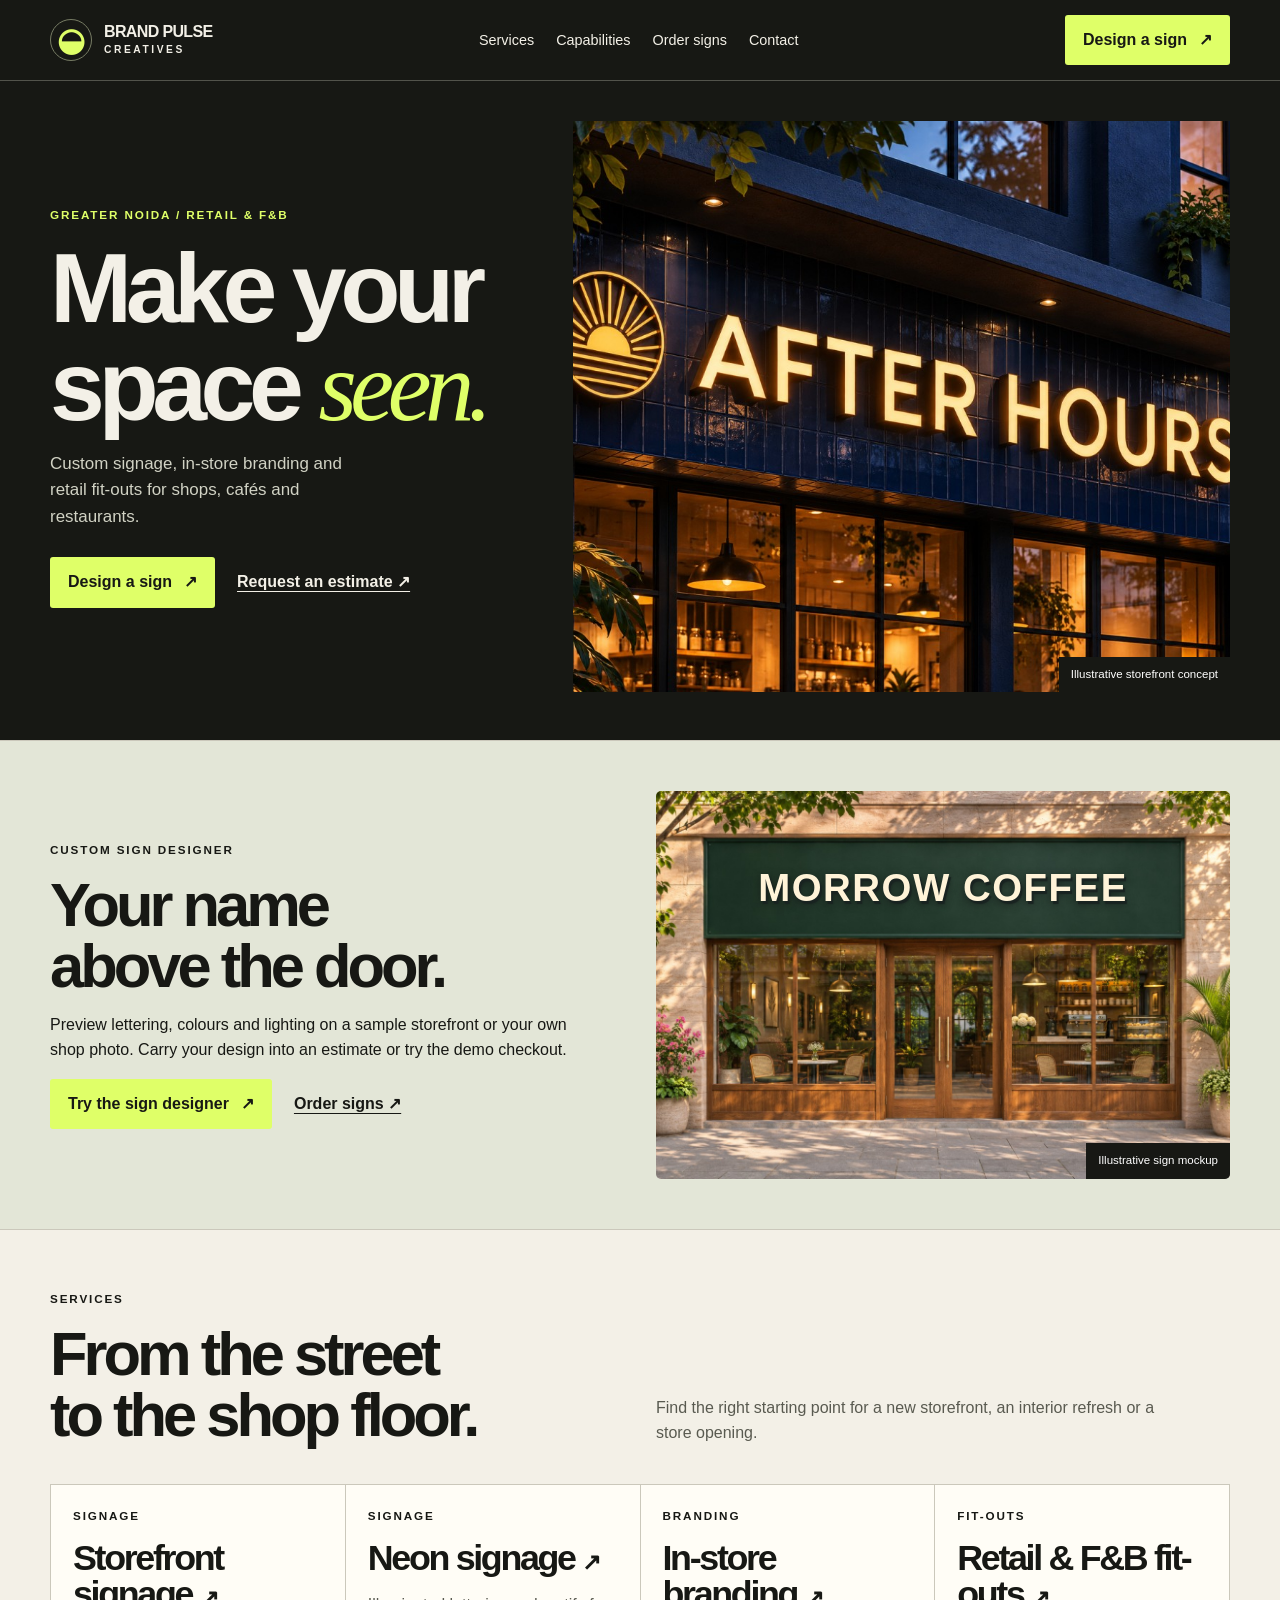
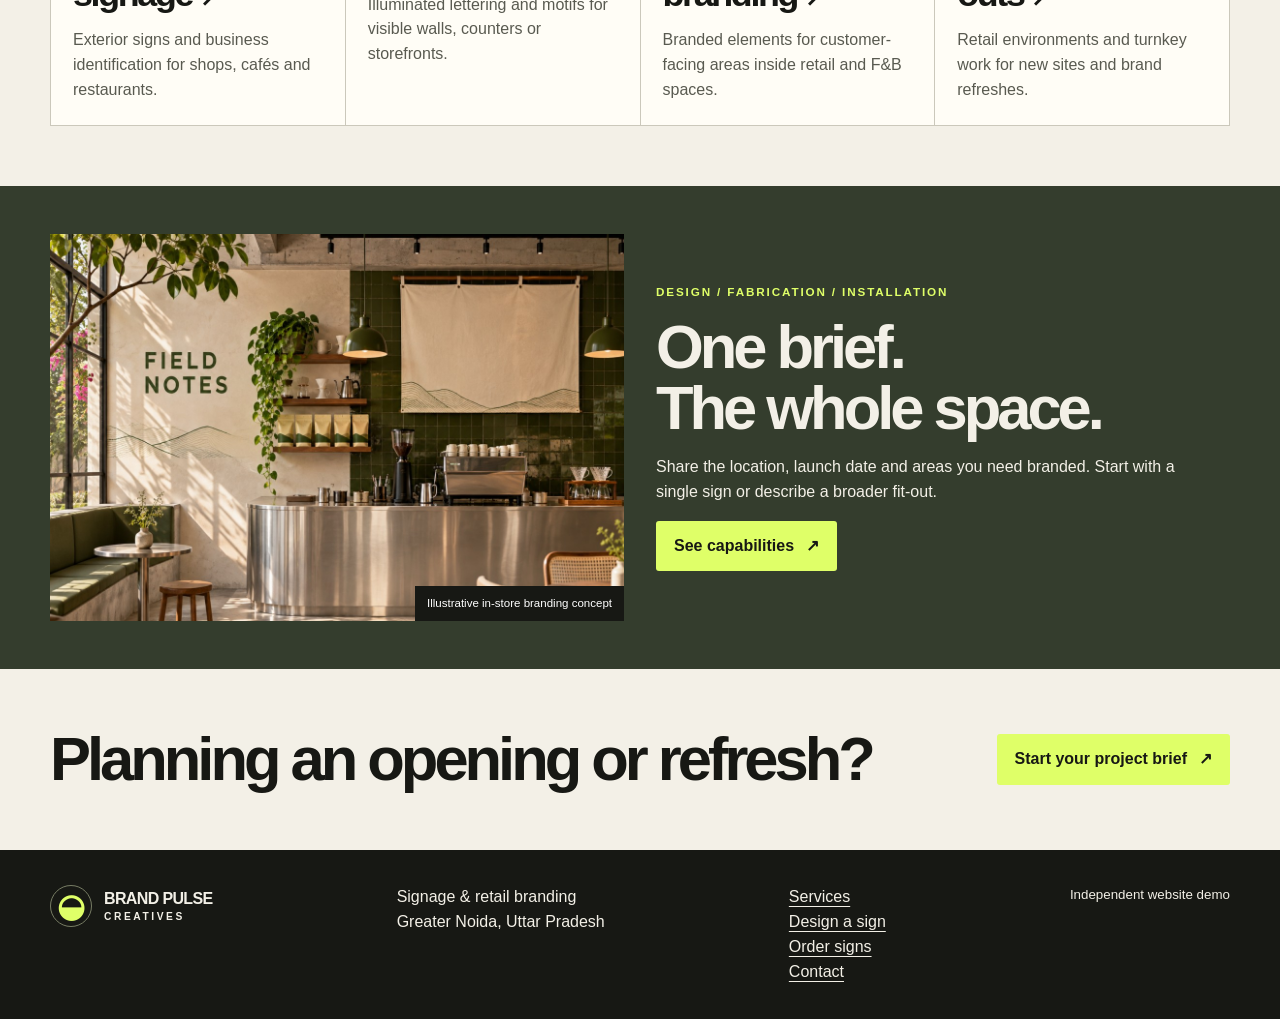
<file: index.html>
<!doctype html><html lang="en"><head><meta charset="utf-8"><meta name="viewport" content="width=device-width,initial-scale=1"><meta name="robots" content="noindex,nofollow,noarchive"><meta name="referrer" content="no-referrer"><meta name="description" content="Custom signs, in-store branding and retail fit-outs for shops, cafés and restaurants."><meta property="og:title" content="Signage & retail branding in Greater Noida | Brand Pulse Creatives"><meta property="og:description" content="Custom signs, in-store branding and retail fit-outs for shops, cafés and restaurants."><meta name="theme-color" content="#171814"><title>Signage & retail branding in Greater Noida | Brand Pulse Creatives</title><link rel="stylesheet" href="site.css"><link rel="stylesheet" href="commerce.css"></head><body><a class="skip" href="#main">Skip to content</a><header><div class="wrap nav"><a class="brand" href="index.html"><b aria-hidden="true">◒</b><span>BRAND PULSE<small>CREATIVES</small></span></a><nav aria-label="Main"><a href="services.html">Services</a><a href="studio.html">Capabilities</a><a href="purchase.html">Order signs</a><a href="contact.html">Contact</a></nav><a class="cta" href="sign-design.html">Design a sign <span aria-hidden="true">↗</span></a></div></header><main id="main"><section class="hero"><div class="wrap hero-grid"><div class="hero-copy"><p class="eyebrow">GREATER NOIDA / RETAIL &amp; F&amp;B</p><h1>Make your<br>space <em>seen.</em></h1><p>Custom signage, in-store branding and retail fit-outs for shops, cafés and restaurants.</p><div class="actions"><a class="cta" href="sign-design.html">Design a sign <span aria-hidden="true">↗</span></a><a class="arrow" href="estimate.html">Request an estimate ↗</a></div></div><figure><img src="storefront.jpg" width="1200" height="800" alt="Café storefront with illuminated After Hours lettering"><figcaption>Illustrative storefront concept</figcaption></figure></div></section><section class="shop-feature"><div class="wrap split"><div><p class="eyebrow">CUSTOM SIGN DESIGNER</p><h2>Your name<br>above the door.</h2><p>Preview lettering, colours and lighting on a sample storefront or your own shop photo. Carry your design into an estimate or try the demo checkout.</p><div class="actions"><a class="cta" href="sign-design.html">Try the sign designer <span aria-hidden="true">↗</span></a><a class="arrow" href="purchase.html">Order signs ↗</a></div></div><figure class="shop-feature-preview"><img src="preview-street.jpg" loading="lazy" width="1200" height="800" alt="Sample storefront with a charcoal-green fascia"><span class="sample-letters">MORROW COFFEE</span><figcaption>Illustrative sign mockup</figcaption></figure></div></section><section class="wrap section"><div class="section-head"><div><p class="eyebrow">SERVICES</p><h2>From the street<br>to the shop floor.</h2></div><p>Find the right starting point for a new storefront, an interior refresh or a store opening.</p></div><div class="services"><article data-group="Signage" data-search="storefront signage exterior signs and business identification for shops, cafés and restaurants." class="service"><p class="eyebrow">Signage</p><h3><a href="storefront.html">Storefront signage <span aria-hidden="true">↗</span></a></h3><p>Exterior signs and business identification for shops, cafés and restaurants.</p></article><article data-group="Signage" data-search="neon signage illuminated lettering and motifs for visible walls, counters or storefronts." class="service"><p class="eyebrow">Signage</p><h3><a href="neon.html">Neon signage <span aria-hidden="true">↗</span></a></h3><p>Illuminated lettering and motifs for visible walls, counters or storefronts.</p></article><article data-group="Branding" data-search="in-store branding branded elements for customer-facing areas inside retail and f&amp;b spaces." class="service"><p class="eyebrow">Branding</p><h3><a href="branding.html">In-store branding <span aria-hidden="true">↗</span></a></h3><p>Branded elements for customer-facing areas inside retail and F&B spaces.</p></article><article data-group="Fit-outs" data-search="retail &amp; f&amp;b fit-outs retail environments and turnkey work for new sites and brand refreshes." class="service"><p class="eyebrow">Fit-outs</p><h3><a href="retail.html">Retail & F&B fit-outs <span aria-hidden="true">↗</span></a></h3><p>Retail environments and turnkey work for new sites and brand refreshes.</p></article></div></section><section class="feature"><div class="wrap split"><figure><img src="interior.jpg" width="1200" height="800" alt="Coffee shop interior with green lettering on a cream wall"><figcaption>Illustrative in-store branding concept</figcaption></figure><div><p class="eyebrow">DESIGN / FABRICATION / INSTALLATION</p><h2>One brief.<br>The whole space.</h2><p>Share the location, launch date and areas you need branded. Start with a single sign or describe a broader fit-out.</p><a class="cta" href="studio.html">See capabilities <span aria-hidden="true">↗</span></a></div></div></section><section class="wrap end"><h2>Planning an opening or refresh?</h2><a class="cta" href="estimate.html">Start your project brief <span aria-hidden="true">↗</span></a></section></main><footer><div class="wrap footer"><a class="brand" href="index.html"><b aria-hidden="true">◒</b><span>BRAND PULSE<small>CREATIVES</small></span></a><p>Signage &amp; retail branding<br>Greater Noida, Uttar Pradesh</p><div><a href="services.html">Services</a><a href="sign-design.html">Design a sign</a><a href="purchase.html">Order signs</a><a href="contact.html">Contact</a></div><small>Independent website demo</small></div></footer><div class="mobile"><a class="cta" href="sign-design.html">Design a sign <span aria-hidden="true">↗</span></a></div></body></html>
</file>
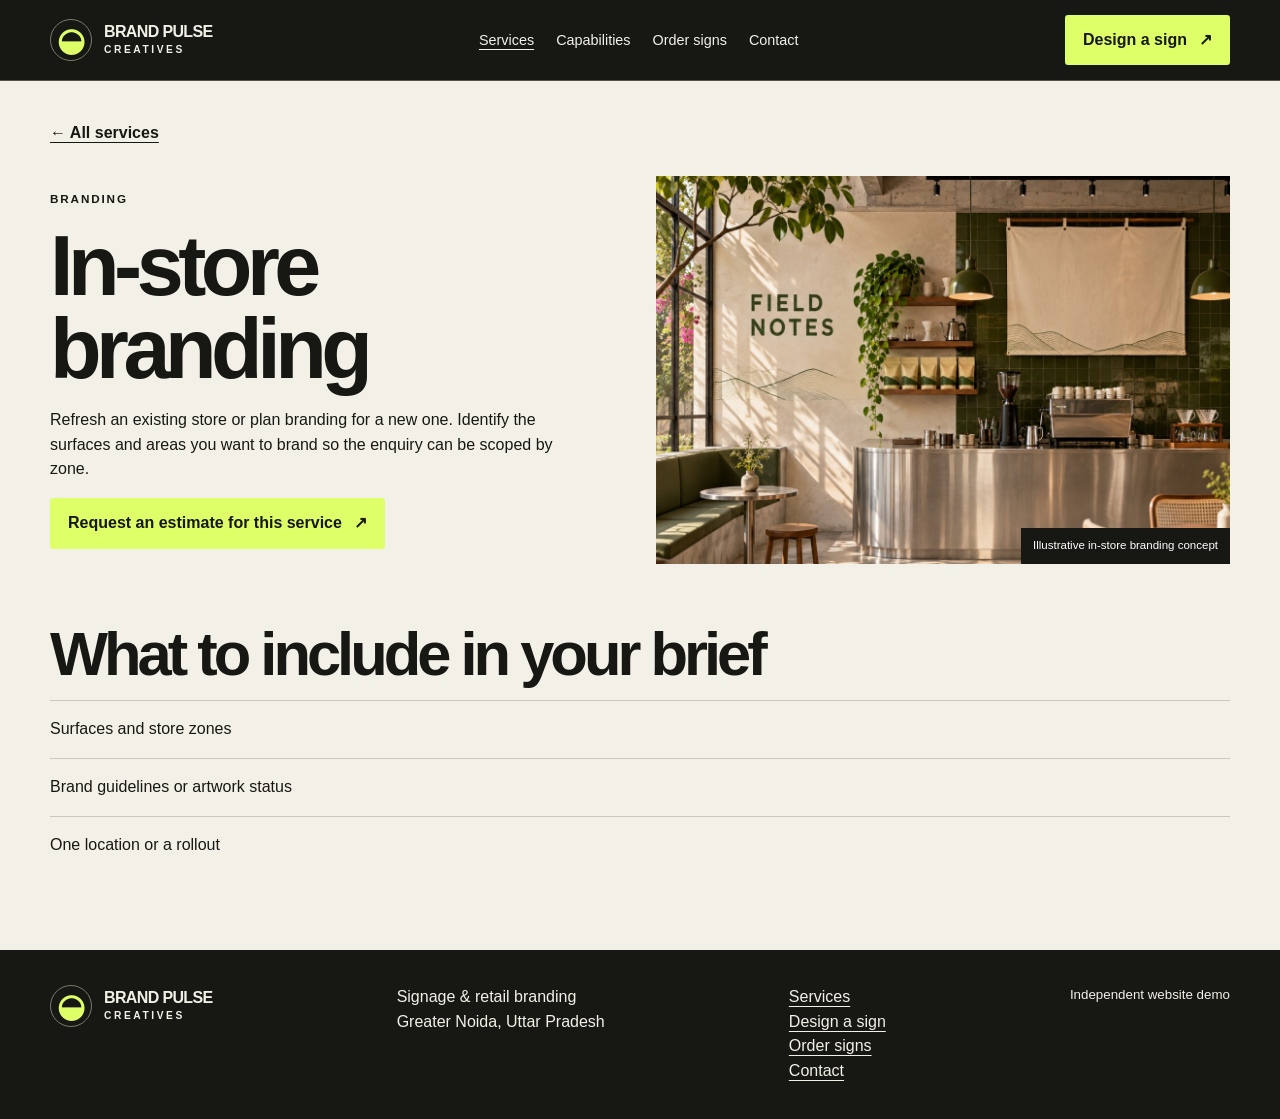
<file: branding.html>
<!doctype html><html lang="en"><head><meta charset="utf-8"><meta name="viewport" content="width=device-width,initial-scale=1"><meta name="robots" content="noindex,nofollow,noarchive"><meta name="referrer" content="no-referrer"><meta name="description" content="Branded elements for customer-facing areas inside retail and F&amp;B spaces."><meta property="og:title" content="In-store branding | Brand Pulse Creatives"><meta property="og:description" content="Branded elements for customer-facing areas inside retail and F&amp;B spaces."><meta name="theme-color" content="#171814"><title>In-store branding | Brand Pulse Creatives</title><link rel="stylesheet" href="site.css"><link rel="stylesheet" href="commerce.css"></head><body><a class="skip" href="#main">Skip to content</a><header><div class="wrap nav"><a class="brand" href="index.html"><b aria-hidden="true">◒</b><span>BRAND PULSE<small>CREATIVES</small></span></a><nav aria-label="Main"><a href="services.html" aria-current="page">Services</a><a href="studio.html">Capabilities</a><a href="purchase.html">Order signs</a><a href="contact.html">Contact</a></nav><a class="cta" href="sign-design.html">Design a sign <span aria-hidden="true">↗</span></a></div></header><main id="main"><section class="wrap detail"><a class="arrow" href="services.html">← All services</a><div class="split"><div><p class="eyebrow">Branding</p><h1>In-store branding</h1><p>Refresh an existing store or plan branding for a new one. Identify the surfaces and areas you want to brand so the enquiry can be scoped by zone.</p><div class="actions"><a class="cta" href="estimate.html?service=branding">Request an estimate for this service <span aria-hidden="true">↗</span></a></div></div><figure><img src="interior.jpg" width="1200" height="800" alt="Coffee shop interior with green wall lettering"><figcaption>Illustrative in-store branding concept</figcaption></figure></div></section><section class="wrap section"><h2>What to include in your brief</h2><ul class="checklist"><li>Surfaces and store zones</li><li>Brand guidelines or artwork status</li><li>One location or a rollout</li></ul></section></main><footer><div class="wrap footer"><a class="brand" href="index.html"><b aria-hidden="true">◒</b><span>BRAND PULSE<small>CREATIVES</small></span></a><p>Signage &amp; retail branding<br>Greater Noida, Uttar Pradesh</p><div><a href="services.html">Services</a><a href="sign-design.html">Design a sign</a><a href="purchase.html">Order signs</a><a href="contact.html">Contact</a></div><small>Independent website demo</small></div></footer><div class="mobile"><a class="cta" href="estimate.html">Request an estimate <span aria-hidden="true">↗</span></a></div></body></html>
</file>
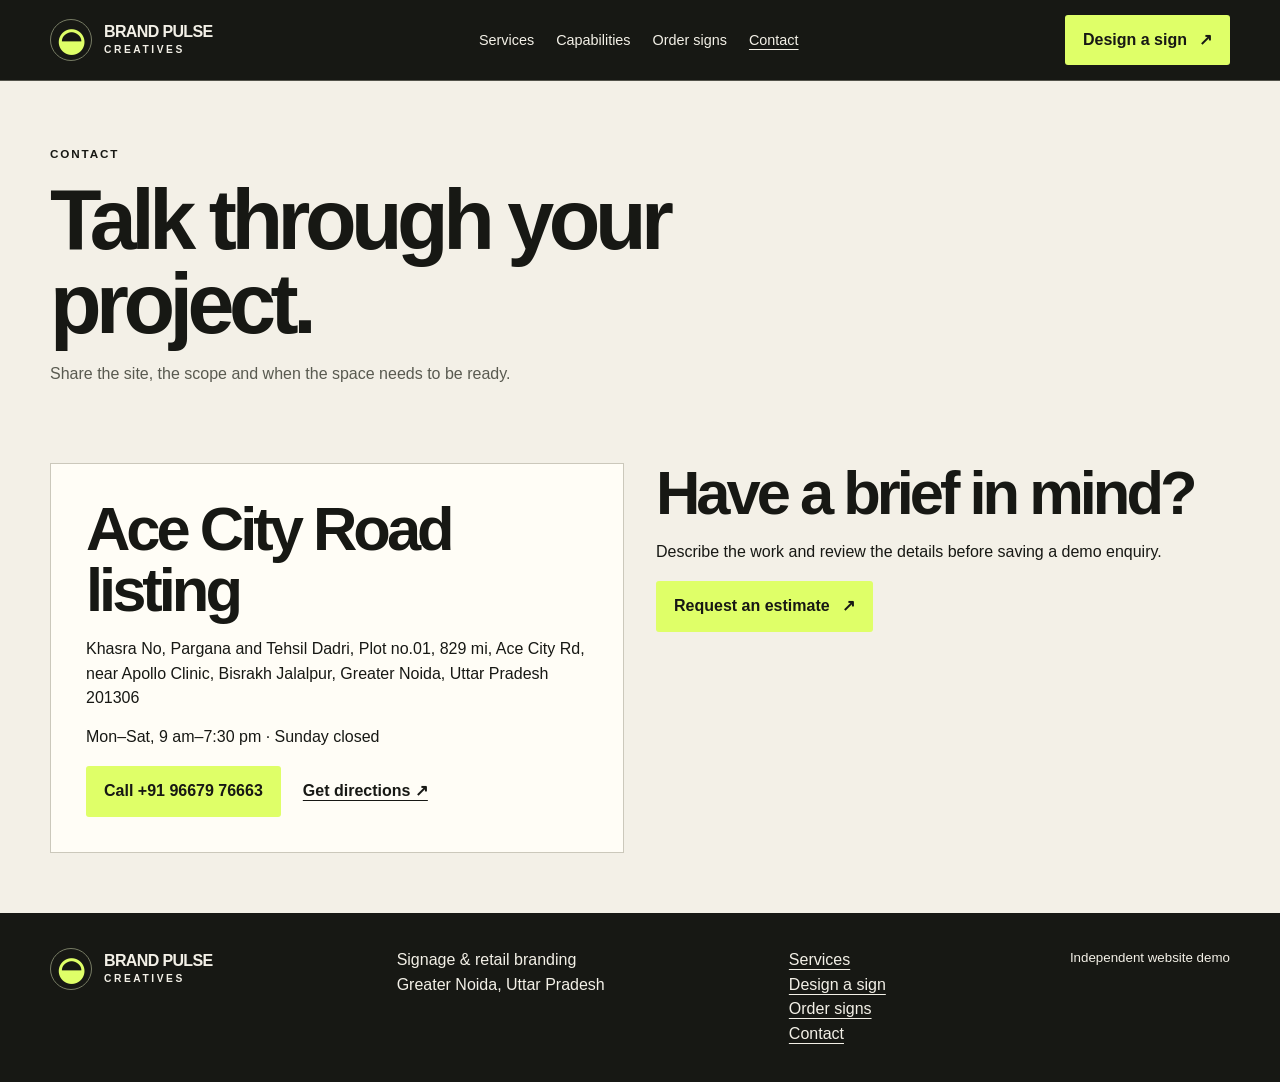
<file: contact.html>
<!doctype html><html lang="en"><head><meta charset="utf-8"><meta name="viewport" content="width=device-width,initial-scale=1"><meta name="robots" content="noindex,nofollow,noarchive"><meta name="referrer" content="no-referrer"><meta name="description" content="Find the Ace City Road listing, opening hours and business phone."><meta property="og:title" content="Contact | Brand Pulse Creatives"><meta property="og:description" content="Find the Ace City Road listing, opening hours and business phone."><meta name="theme-color" content="#171814"><title>Contact | Brand Pulse Creatives</title><link rel="stylesheet" href="site.css"><link rel="stylesheet" href="commerce.css"></head><body><a class="skip" href="#main">Skip to content</a><header><div class="wrap nav"><a class="brand" href="index.html"><b aria-hidden="true">◒</b><span>BRAND PULSE<small>CREATIVES</small></span></a><nav aria-label="Main"><a href="services.html">Services</a><a href="studio.html">Capabilities</a><a href="purchase.html">Order signs</a><a href="contact.html" aria-current="page">Contact</a></nav><a class="cta" href="sign-design.html">Design a sign <span aria-hidden="true">↗</span></a></div></header><main id="main"><div class="heading wrap"><p class="eyebrow">CONTACT</p><h1>Talk through your project.</h1><p>Share the site, the scope and when the space needs to be ready.</p></div><section class="wrap section split"><div class="contact-card"><h2>Ace City Road listing</h2><address>Khasra No, Pargana and Tehsil Dadri, Plot no.01, 829 mi, Ace City Rd, near Apollo Clinic, Bisrakh Jalalpur, Greater Noida, Uttar Pradesh 201306</address><p>Mon–Sat, 9 am–7:30 pm · Sunday closed</p><div class="actions"><a class="cta" href="tel:+919667976663">Call +91 96679 76663</a><a class="arrow" href="https://www.google.com/maps/dir/?api=1&amp;destination=28.5594596%2C77.4583661" target="_blank" rel="noopener noreferrer">Get directions ↗</a></div></div><div><h2>Have a brief in mind?</h2><p>Describe the work and review the details before saving a demo enquiry.</p><a class="cta" href="estimate.html">Request an estimate <span aria-hidden="true">↗</span></a></div></section></main><footer><div class="wrap footer"><a class="brand" href="index.html"><b aria-hidden="true">◒</b><span>BRAND PULSE<small>CREATIVES</small></span></a><p>Signage &amp; retail branding<br>Greater Noida, Uttar Pradesh</p><div><a href="services.html">Services</a><a href="sign-design.html">Design a sign</a><a href="purchase.html">Order signs</a><a href="contact.html">Contact</a></div><small>Independent website demo</small></div></footer><div class="mobile"><a class="cta" href="estimate.html">Request an estimate <span aria-hidden="true">↗</span></a></div></body></html>
</file>
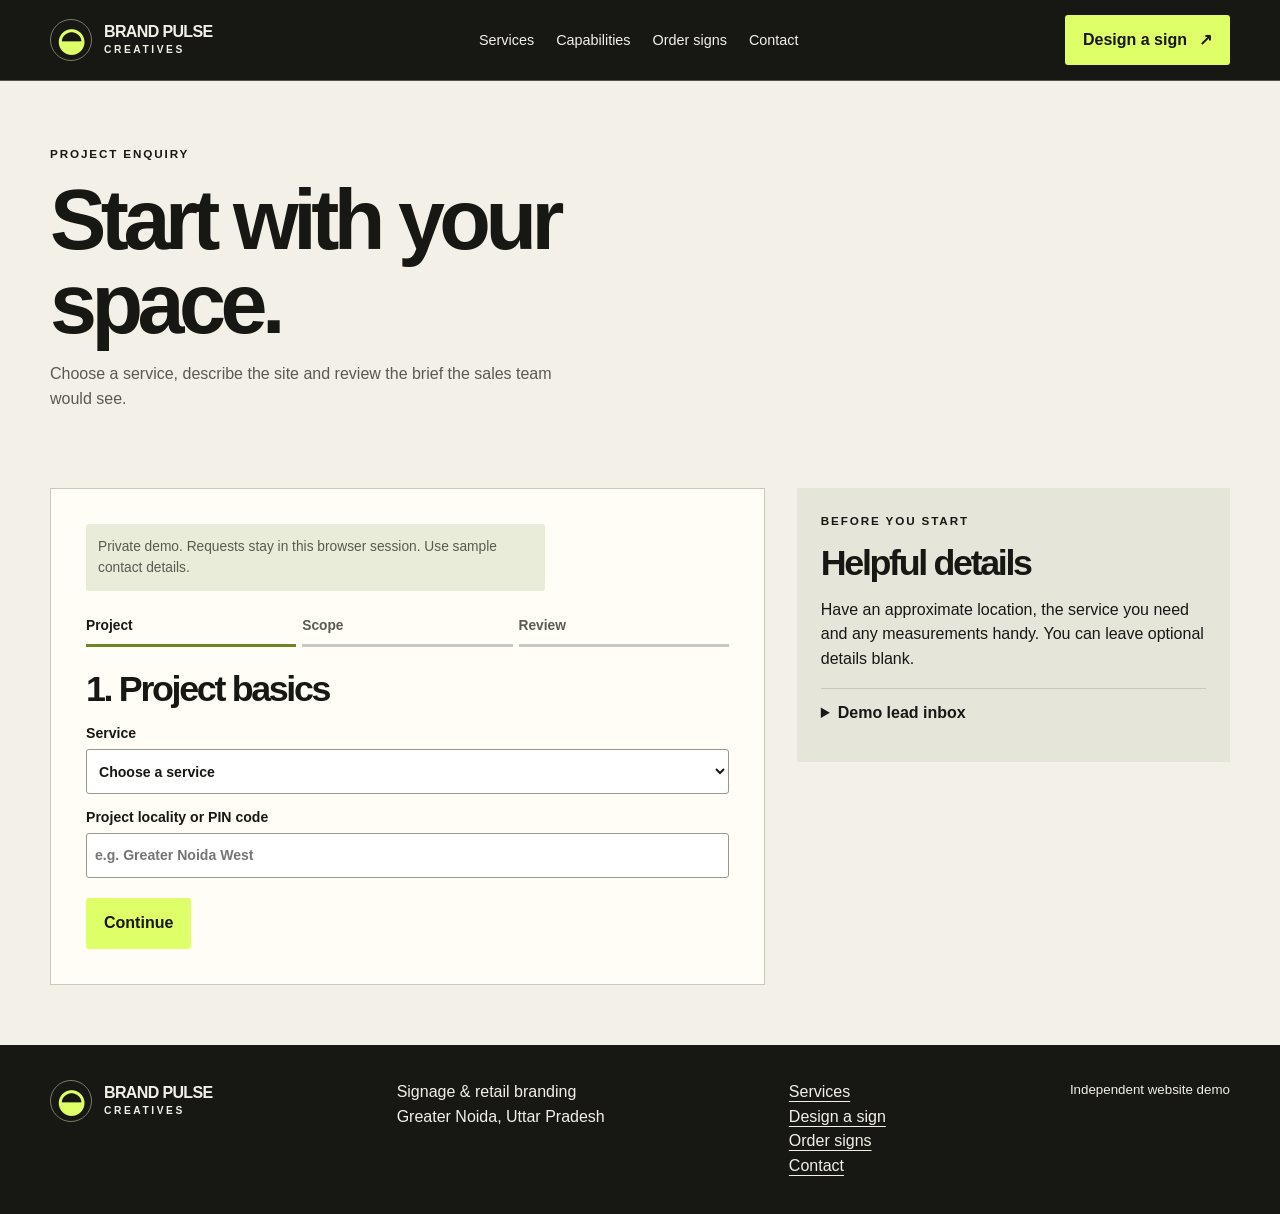
<file: estimate.html>
<!doctype html><html lang="en"><head><meta charset="utf-8"><meta name="viewport" content="width=device-width,initial-scale=1"><meta name="robots" content="noindex,nofollow,noarchive"><meta name="referrer" content="no-referrer"><meta name="description" content="Build and review a project brief for Brand Pulse Creatives."><meta property="og:title" content="Request an estimate | Brand Pulse Creatives"><meta property="og:description" content="Build and review a project brief for Brand Pulse Creatives."><meta name="theme-color" content="#171814"><title>Request an estimate | Brand Pulse Creatives</title><link rel="stylesheet" href="site.css"><link rel="stylesheet" href="commerce.css"></head><body><a class="skip" href="#main">Skip to content</a><header><div class="wrap nav"><a class="brand" href="index.html"><b aria-hidden="true">◒</b><span>BRAND PULSE<small>CREATIVES</small></span></a><nav aria-label="Main"><a href="services.html">Services</a><a href="studio.html">Capabilities</a><a href="purchase.html">Order signs</a><a href="contact.html">Contact</a></nav><a class="cta" href="sign-design.html">Design a sign <span aria-hidden="true">↗</span></a></div></header><main id="main"><div class="heading wrap"><p class="eyebrow">PROJECT ENQUIRY</p><h1>Start with your space.</h1><p>Choose a service, describe the site and review the brief the sales team would see.</p></div><section class="wrap section estimate-layout"><div class="flow" id="estimate"><p class="notice">Private demo. Requests stay in this browser session. Use sample contact details.</p>
<p class="sign-brief" id="design-brief-summary" hidden></p>
<ol class="steps" aria-label="Estimate progress"><li aria-current="step">Project</li><li>Scope</li><li>Review</li></ol><form id="brief" novalidate><p id="formError" class="error" role="alert" hidden></p>
<div id="first"><h3 tabindex="-1">1. Project basics</h3><div class="fields">
<label class="full">Service <select name="service" required></select></label>
<label class="full">Project locality or PIN code <input name="locality" maxlength="120" required placeholder="e.g. Greater Noida West"></label>
</div><div class="actions"><button class="button" type="button" id="next">Continue</button></div></div>
<div id="second" hidden><h3 tabindex="-1">2. Scope and contact</h3><div class="fields">
<label data-sign>Placement <select name="placement"><option value="">Select if known</option><option>Indoor</option><option>Outdoor</option><option>Both</option></select></label>
<label data-sign>Approx. dimensions <input name="dimensions" maxlength="120" placeholder="e.g. 8 × 2 ft"></label>
<label data-sign>Material or finish preference <input name="material" maxlength="120" placeholder="If known"></label>
<label>Signs or locations <input name="quantity" type="number" inputmode="numeric" min="1" max="100000" step="1" placeholder="e.g. 2"></label>
<label>Installation needed? <select name="installation"><option value="">Select if known</option><option>Yes</option><option>No</option><option>Help me decide</option></select></label>
<label>Needed by <input type="date" name="date"></label>
<label class="full" id="notesLabel"><span>Project details</span><textarea name="notes" rows="3" maxlength="1000"></textarea></label>
<label>Your name <input name="name" maxlength="100" autocomplete="name" required></label>
<label>Email <input name="email" type="email" maxlength="200" autocomplete="email" required></label>
<label class="full">Business name <input name="business" maxlength="120" autocomplete="organization"></label>
</div><div class="actions"><button type="button" class="button outline" data-back="first">Back</button><button type="submit" class="button">Review enquiry</button></div></div></form>
<div id="review" hidden><h3 tabindex="-1">3. Review your enquiry</h3><p class="hint">This is the exact brief the sales team would see in a connected version.</p><pre class="summary" id="reviewText"></pre><div class="actions"><button id="edit" class="button outline" type="button">Edit details</button><button id="save" class="button" type="button">Save demo enquiry</button></div></div>
<div id="done" hidden><h3 tabindex="-1" id="doneTitle"></h3><p class="hint" id="doneMessage"></p><pre class="summary" id="doneText"></pre><div class="actions"><button id="again" class="button outline" type="button">Start another enquiry</button></div></div>
</div>
<aside><p class="eyebrow">BEFORE YOU START</p><h3>Helpful details</h3><p>Have an approximate location, the service you need and any measurements handy. You can leave optional details blank.</p><details class="inbox"><summary>Demo lead inbox</summary><p>Sample leads saved for this browser session.</p><div id="inbox"></div></details></aside></section><script src="sign-options.js" defer></script><script src="estimate.js" defer></script></main><footer><div class="wrap footer"><a class="brand" href="index.html"><b aria-hidden="true">◒</b><span>BRAND PULSE<small>CREATIVES</small></span></a><p>Signage &amp; retail branding<br>Greater Noida, Uttar Pradesh</p><div><a href="services.html">Services</a><a href="sign-design.html">Design a sign</a><a href="purchase.html">Order signs</a><a href="contact.html">Contact</a></div><small>Independent website demo</small></div></footer></body></html>
</file>
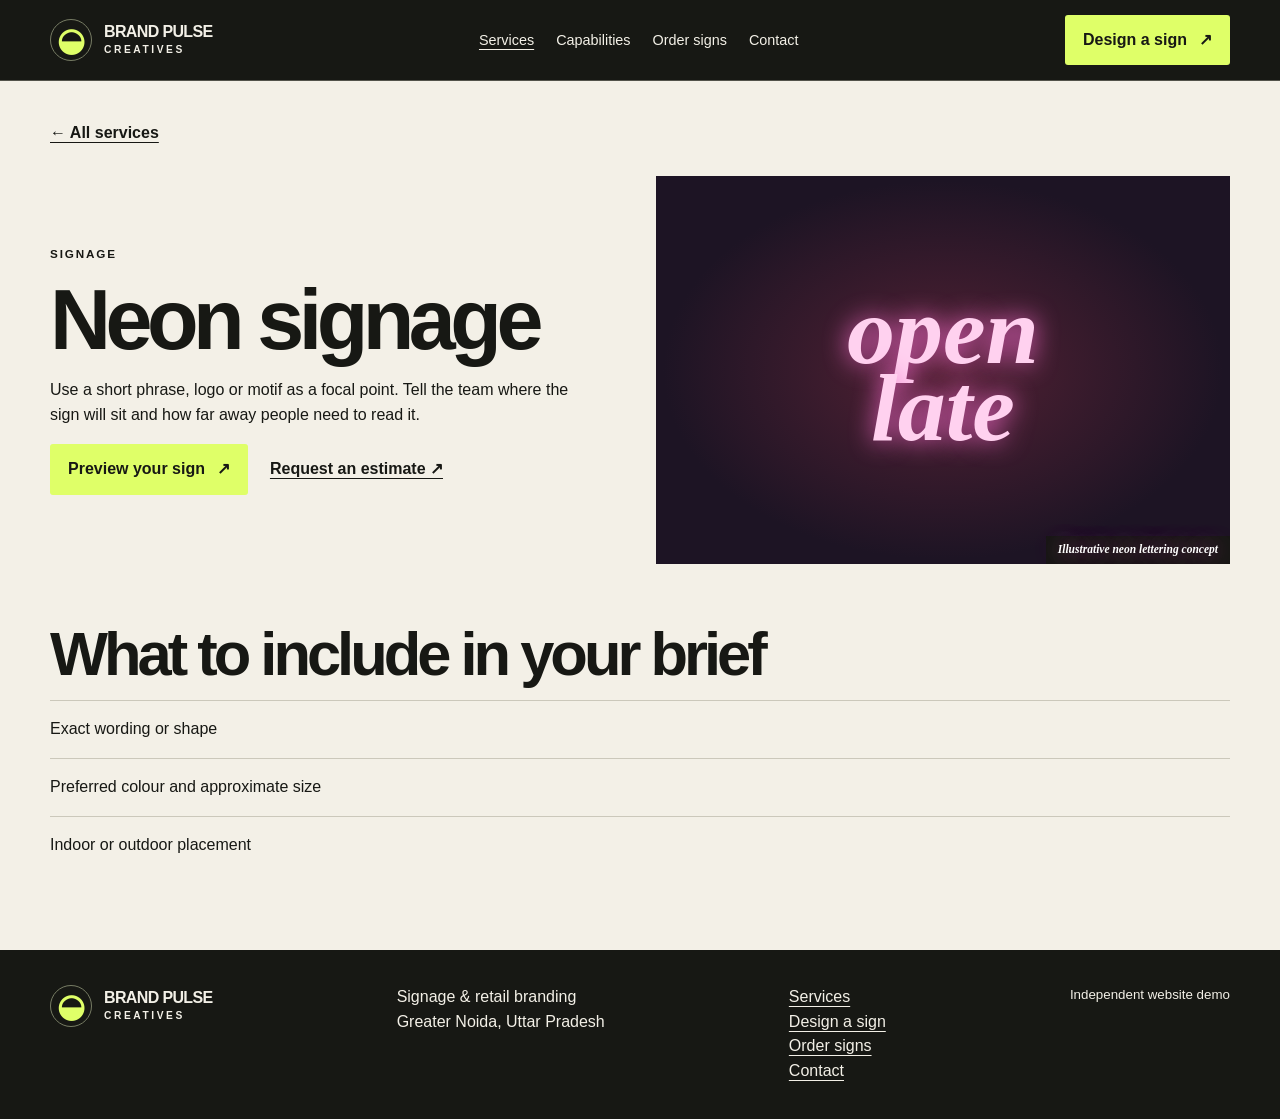
<file: neon.html>
<!doctype html><html lang="en"><head><meta charset="utf-8"><meta name="viewport" content="width=device-width,initial-scale=1"><meta name="robots" content="noindex,nofollow,noarchive"><meta name="referrer" content="no-referrer"><meta name="description" content="Illuminated lettering and motifs for visible walls, counters or storefronts."><meta property="og:title" content="Neon signage | Brand Pulse Creatives"><meta property="og:description" content="Illuminated lettering and motifs for visible walls, counters or storefronts."><meta name="theme-color" content="#171814"><title>Neon signage | Brand Pulse Creatives</title><link rel="stylesheet" href="site.css"><link rel="stylesheet" href="commerce.css"></head><body><a class="skip" href="#main">Skip to content</a><header><div class="wrap nav"><a class="brand" href="index.html"><b aria-hidden="true">◒</b><span>BRAND PULSE<small>CREATIVES</small></span></a><nav aria-label="Main"><a href="services.html" aria-current="page">Services</a><a href="studio.html">Capabilities</a><a href="purchase.html">Order signs</a><a href="contact.html">Contact</a></nav><a class="cta" href="sign-design.html">Design a sign <span aria-hidden="true">↗</span></a></div></header><main id="main"><section class="wrap detail"><a class="arrow" href="services.html">← All services</a><div class="split"><div><p class="eyebrow">Signage</p><h1>Neon signage</h1><p>Use a short phrase, logo or motif as a focal point. Tell the team where the sign will sit and how far away people need to read it.</p><div class="actions"><a class="cta" href="sign-design.html?type=neon">Preview your sign <span aria-hidden="true">↗</span></a><a class="arrow" href="estimate.html?service=neon">Request an estimate ↗</a></div></div><figure class="neon-art"><div aria-hidden="true">open<br>late</div><figcaption>Illustrative neon lettering concept</figcaption></figure></div></section><section class="wrap section"><h2>What to include in your brief</h2><ul class="checklist"><li>Exact wording or shape</li><li>Preferred colour and approximate size</li><li>Indoor or outdoor placement</li></ul></section></main><footer><div class="wrap footer"><a class="brand" href="index.html"><b aria-hidden="true">◒</b><span>BRAND PULSE<small>CREATIVES</small></span></a><p>Signage &amp; retail branding<br>Greater Noida, Uttar Pradesh</p><div><a href="services.html">Services</a><a href="sign-design.html">Design a sign</a><a href="purchase.html">Order signs</a><a href="contact.html">Contact</a></div><small>Independent website demo</small></div></footer><div class="mobile"><a class="cta" href="estimate.html">Request an estimate <span aria-hidden="true">↗</span></a></div></body></html>
</file>
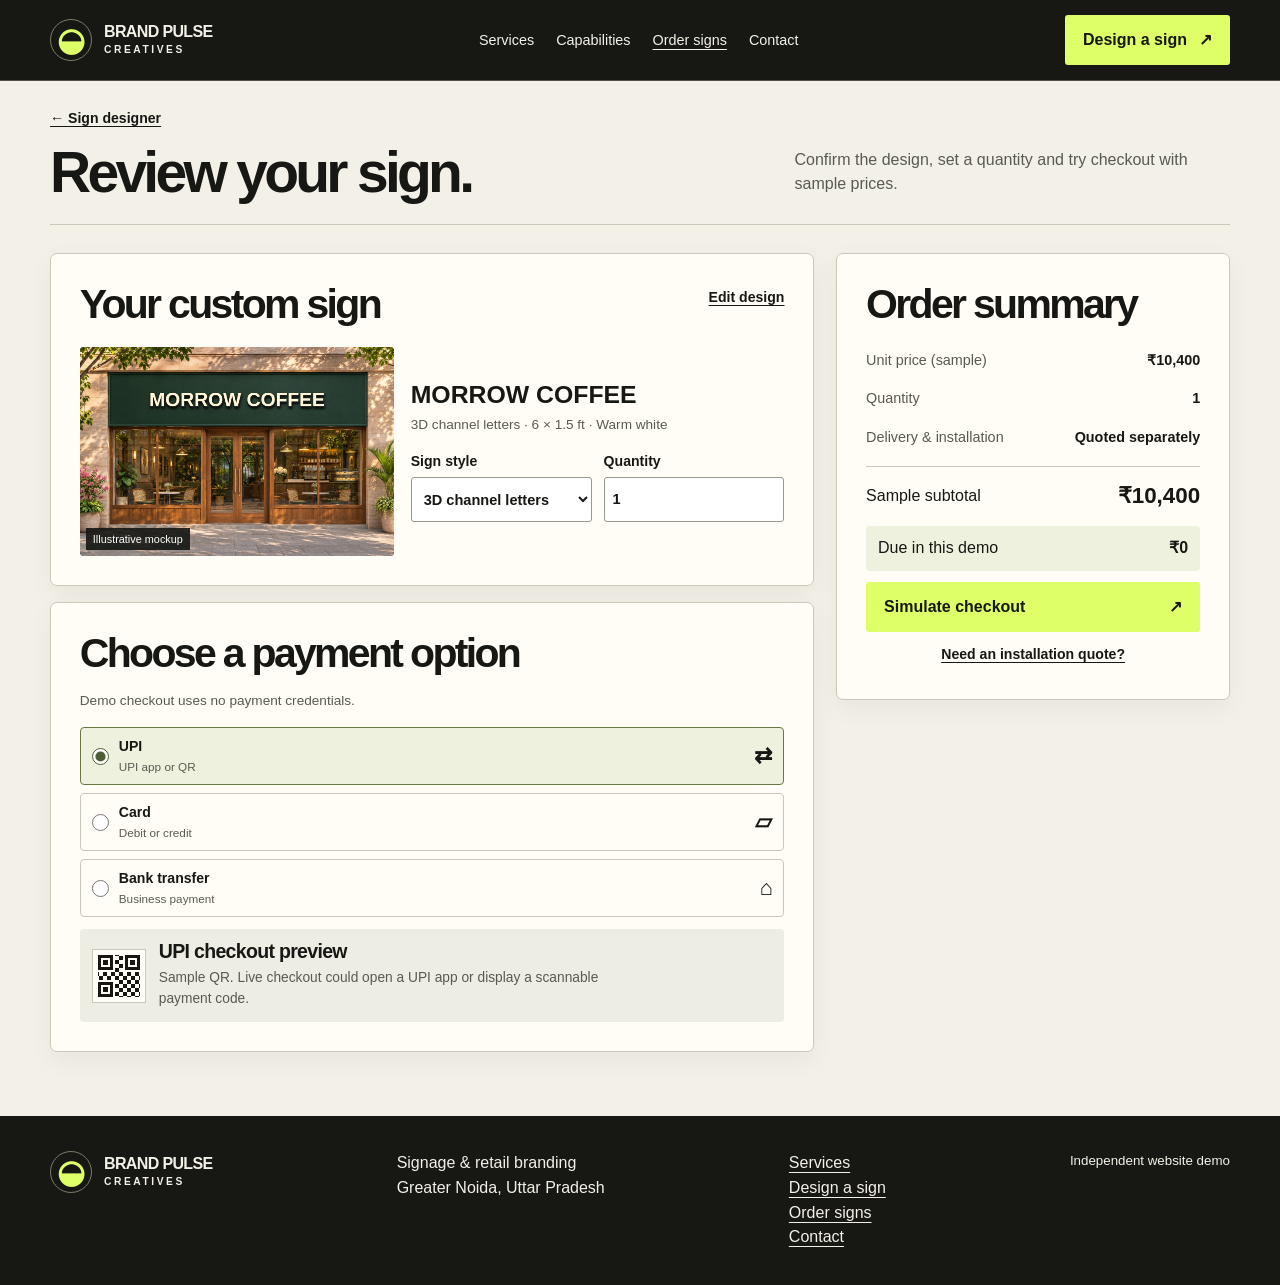
<file: purchase.html>
<!doctype html><html lang="en"><head><meta charset="utf-8"><meta name="viewport" content="width=device-width,initial-scale=1"><meta name="robots" content="noindex,nofollow,noarchive"><meta name="referrer" content="no-referrer"><meta name="description" content="Review your custom sign and try simulated UPI, card or bank transfer checkout."><meta property="og:title" content="Sign Checkout Demo | Brand Pulse Creatives"><meta property="og:description" content="Review your custom sign and try simulated UPI, card or bank transfer checkout."><meta name="theme-color" content="#171814"><title>Sign Checkout Demo | Brand Pulse Creatives</title><link rel="stylesheet" href="site.css"><link rel="stylesheet" href="commerce.css"></head><body><a class="skip" href="#main">Skip to content</a><header><div class="wrap nav"><a class="brand" href="index.html"><b aria-hidden="true">◒</b><span>BRAND PULSE<small>CREATIVES</small></span></a><nav aria-label="Main"><a href="services.html">Services</a><a href="studio.html">Capabilities</a><a href="purchase.html" aria-current="page">Order signs</a><a href="contact.html">Contact</a></nav><a class="cta" href="sign-design.html">Design a sign <span aria-hidden="true">↗</span></a></div></header><main id="main"><section class="wrap commerce-heading purchase-heading">
  <a class="commerce-back" id="back-design" href="sign-design.html">← Sign designer</a>
  <div class="commerce-heading-row">
    <div><h1>Review your sign.</h1></div>
    <p>Confirm the design, set a quantity and try checkout with sample prices.</p>
  </div>
</section>
<section class="wrap purchase-layout">
  <div class="purchase-main">
    <form id="purchase-form">
      <section class="shop-card purchase-item" aria-labelledby="design-title">
        <div class="shop-card-head">
          <h2 id="design-title">Your custom sign</h2>
          <a class="shop-link" id="edit-design" href="sign-design.html">Edit design</a>
        </div>
        <div class="checkout-product">
          <figure class="item-preview">
            <canvas id="order-preview" width="720" height="480" role="img" aria-label="Preview of the sign to order"></canvas>
            <figcaption id="order-photo-note">Illustrative mockup</figcaption>
          </figure>
          <div>
            <p class="product-wording" id="product-wording">MORROW COFFEE</p>
            <p class="quiet" id="product-spec"></p>
            <div class="shop-fields order-fields">
              <label>Sign style<select name="type" id="purchase-type"></select></label>
              <label>Quantity<input name="quantity" id="order-quantity" type="number" min="1" max="25" step="1" value="1" inputmode="numeric" required></label>
            </div>
          </div>
        </div>
      </section>
      <section class="shop-card payment-card" aria-labelledby="payment-title">
        <h2 id="payment-title">Choose a payment option</h2>
        <p class="quiet">Demo checkout uses no payment credentials.</p>
        <fieldset class="payment-methods">
          <legend class="visually-hidden">Payment method</legend>
          <label class="payment-choice"><input type="radio" name="method" value="upi" checked><span><strong>UPI</strong><small>UPI app or QR</small></span><span class="method-icon" aria-hidden="true">⇄</span></label>
          <label class="payment-choice"><input type="radio" name="method" value="card"><span><strong>Card</strong><small>Debit or credit</small></span><span class="method-icon" aria-hidden="true">▱</span></label>
          <label class="payment-choice"><input type="radio" name="method" value="bank"><span><strong>Bank transfer</strong><small>Business payment</small></span><span class="method-icon" aria-hidden="true">⌂</span></label>
        </fieldset>
        <div class="payment-detail" data-method="upi">
          <div class="qr-placeholder" aria-hidden="true"><i></i><i></i><i></i></div>
          <div><h3>UPI checkout preview</h3><p>Sample QR. Live checkout could open a UPI app or display a scannable payment code.</p></div>
        </div>
        <div class="payment-detail" data-method="card" hidden>
          <div><h3>Card checkout preview</h3><p>A connected checkout would use the payment provider’s secure card form.</p></div>
        </div>
        <div class="payment-detail" data-method="bank" hidden>
          <div><h3>Bank transfer preview</h3><p>Approved beneficiary details and an order reference would appear on a live invoice.</p></div>
        </div>
      </section>
    </form>
    <section class="shop-card order-confirmation" id="order-confirmation" aria-labelledby="order-confirm-title" hidden>
      <p class="eyebrow" id="order-reference"></p><h2 id="order-confirm-title" tabindex="-1">Demo order saved.</h2>
      <p id="order-result"></p>
      <dl class="order-breakdown" id="saved-order-lines"></dl>
      <p class="quiet">Your demo order stays in this browser. No payment or order was sent.</p>
      <div class="actions"><a class="cta" id="confirm-quote" href="estimate.html">Request a project estimate</a><button type="button" class="shop-secondary" id="print-order">Print order summary</button><button class="shop-link" type="button" id="retry-order">Return to checkout</button></div>
    </section>
  </div>
  <aside class="shop-card order-summary" aria-labelledby="order-summary-title">
    <h2 id="order-summary-title">Order summary</h2>
    <dl class="order-breakdown">
      <div><dt>Unit price (sample)</dt><dd id="order-unit"></dd></div>
      <div><dt>Quantity</dt><dd id="order-count"></dd></div>
      <div><dt>Delivery &amp; installation</dt><dd>Quoted separately</dd></div>
    </dl>
    <div class="summary-total"><span>Sample subtotal</span><strong id="order-total" aria-live="polite"></strong></div>
    <div class="payable"><span>Due in this demo</span><strong>₹0</strong></div>
    <button class="cta shop-primary" id="save-order" form="purchase-form" type="submit">Simulate checkout <span aria-hidden="true">↗</span></button>
    <a class="shop-link quote-link" id="order-quote" href="estimate.html?service=storefront">Need an installation quote?</a>
  </aside>
</section>
<noscript><p class="wrap">Enable JavaScript to customize an order and try checkout.</p></noscript>

<script defer src="sign-options.js"></script><script defer src="preview-assets.js"></script><script defer src="sign-renderer.js"></script><script defer src="purchase.js"></script></main><footer><div class="wrap footer"><a class="brand" href="index.html"><b aria-hidden="true">◒</b><span>BRAND PULSE<small>CREATIVES</small></span></a><p>Signage &amp; retail branding<br>Greater Noida, Uttar Pradesh</p><div><a href="services.html">Services</a><a href="sign-design.html">Design a sign</a><a href="purchase.html">Order signs</a><a href="contact.html">Contact</a></div><small>Independent website demo</small></div></footer></body></html>
</file>
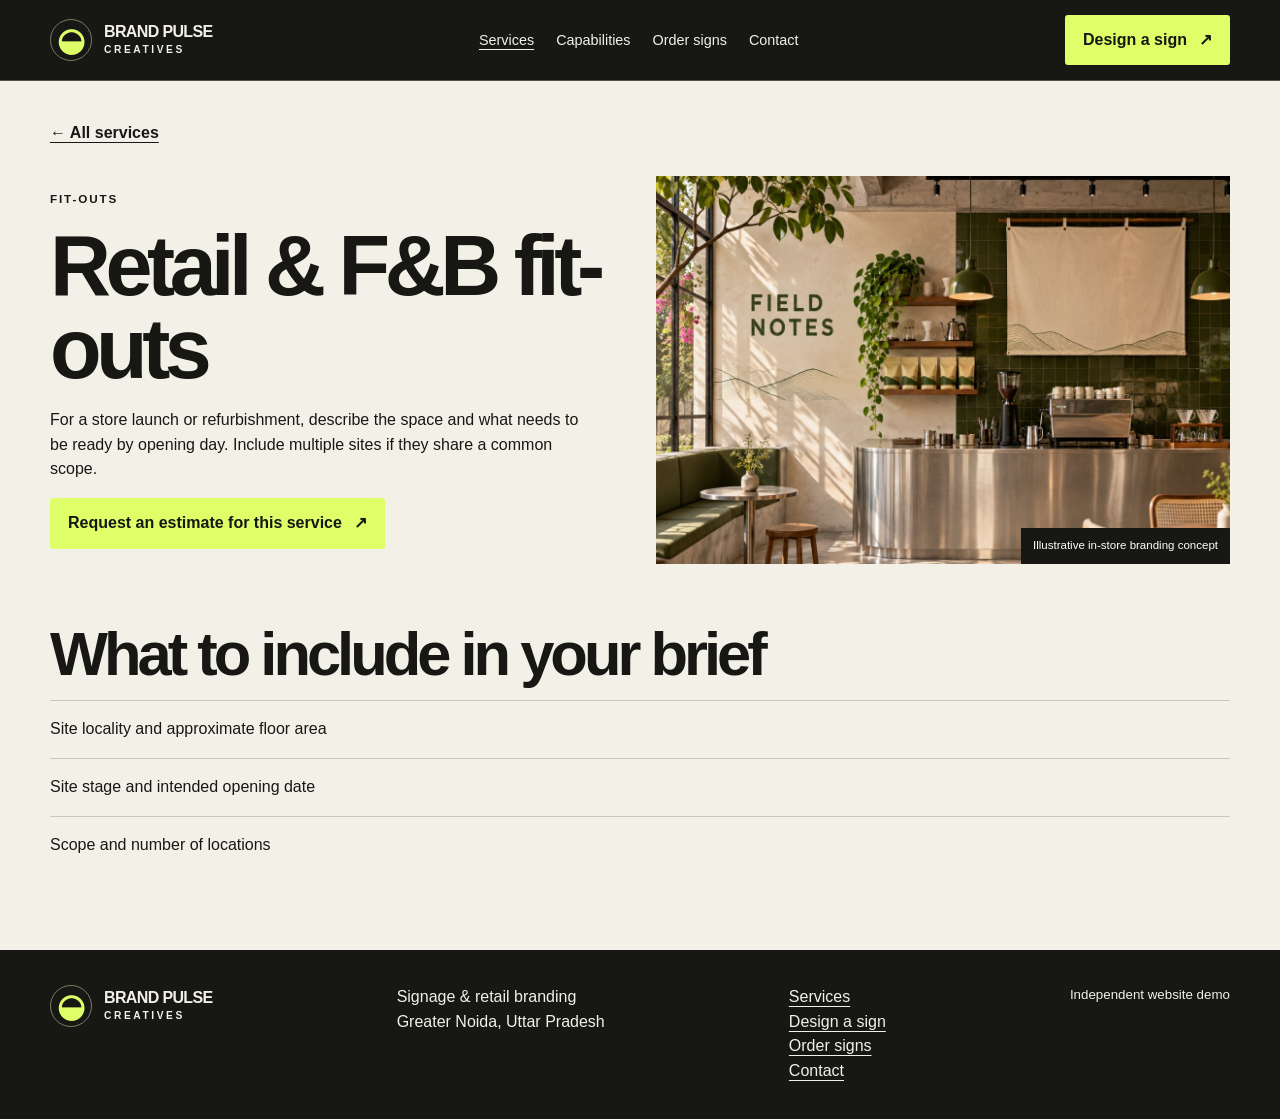
<file: retail.html>
<!doctype html><html lang="en"><head><meta charset="utf-8"><meta name="viewport" content="width=device-width,initial-scale=1"><meta name="robots" content="noindex,nofollow,noarchive"><meta name="referrer" content="no-referrer"><meta name="description" content="Retail environments and turnkey work for new sites and brand refreshes."><meta property="og:title" content="Retail & F&B fit-outs | Brand Pulse Creatives"><meta property="og:description" content="Retail environments and turnkey work for new sites and brand refreshes."><meta name="theme-color" content="#171814"><title>Retail & F&B fit-outs | Brand Pulse Creatives</title><link rel="stylesheet" href="site.css"><link rel="stylesheet" href="commerce.css"></head><body><a class="skip" href="#main">Skip to content</a><header><div class="wrap nav"><a class="brand" href="index.html"><b aria-hidden="true">◒</b><span>BRAND PULSE<small>CREATIVES</small></span></a><nav aria-label="Main"><a href="services.html" aria-current="page">Services</a><a href="studio.html">Capabilities</a><a href="purchase.html">Order signs</a><a href="contact.html">Contact</a></nav><a class="cta" href="sign-design.html">Design a sign <span aria-hidden="true">↗</span></a></div></header><main id="main"><section class="wrap detail"><a class="arrow" href="services.html">← All services</a><div class="split"><div><p class="eyebrow">Fit-outs</p><h1>Retail & F&B fit-outs</h1><p>For a store launch or refurbishment, describe the space and what needs to be ready by opening day. Include multiple sites if they share a common scope.</p><div class="actions"><a class="cta" href="estimate.html?service=retail">Request an estimate for this service <span aria-hidden="true">↗</span></a></div></div><figure><img src="interior.jpg" width="1200" height="800" alt="Coffee shop interior with green wall lettering"><figcaption>Illustrative in-store branding concept</figcaption></figure></div></section><section class="wrap section"><h2>What to include in your brief</h2><ul class="checklist"><li>Site locality and approximate floor area</li><li>Site stage and intended opening date</li><li>Scope and number of locations</li></ul></section></main><footer><div class="wrap footer"><a class="brand" href="index.html"><b aria-hidden="true">◒</b><span>BRAND PULSE<small>CREATIVES</small></span></a><p>Signage &amp; retail branding<br>Greater Noida, Uttar Pradesh</p><div><a href="services.html">Services</a><a href="sign-design.html">Design a sign</a><a href="purchase.html">Order signs</a><a href="contact.html">Contact</a></div><small>Independent website demo</small></div></footer><div class="mobile"><a class="cta" href="estimate.html">Request an estimate <span aria-hidden="true">↗</span></a></div></body></html>
</file>
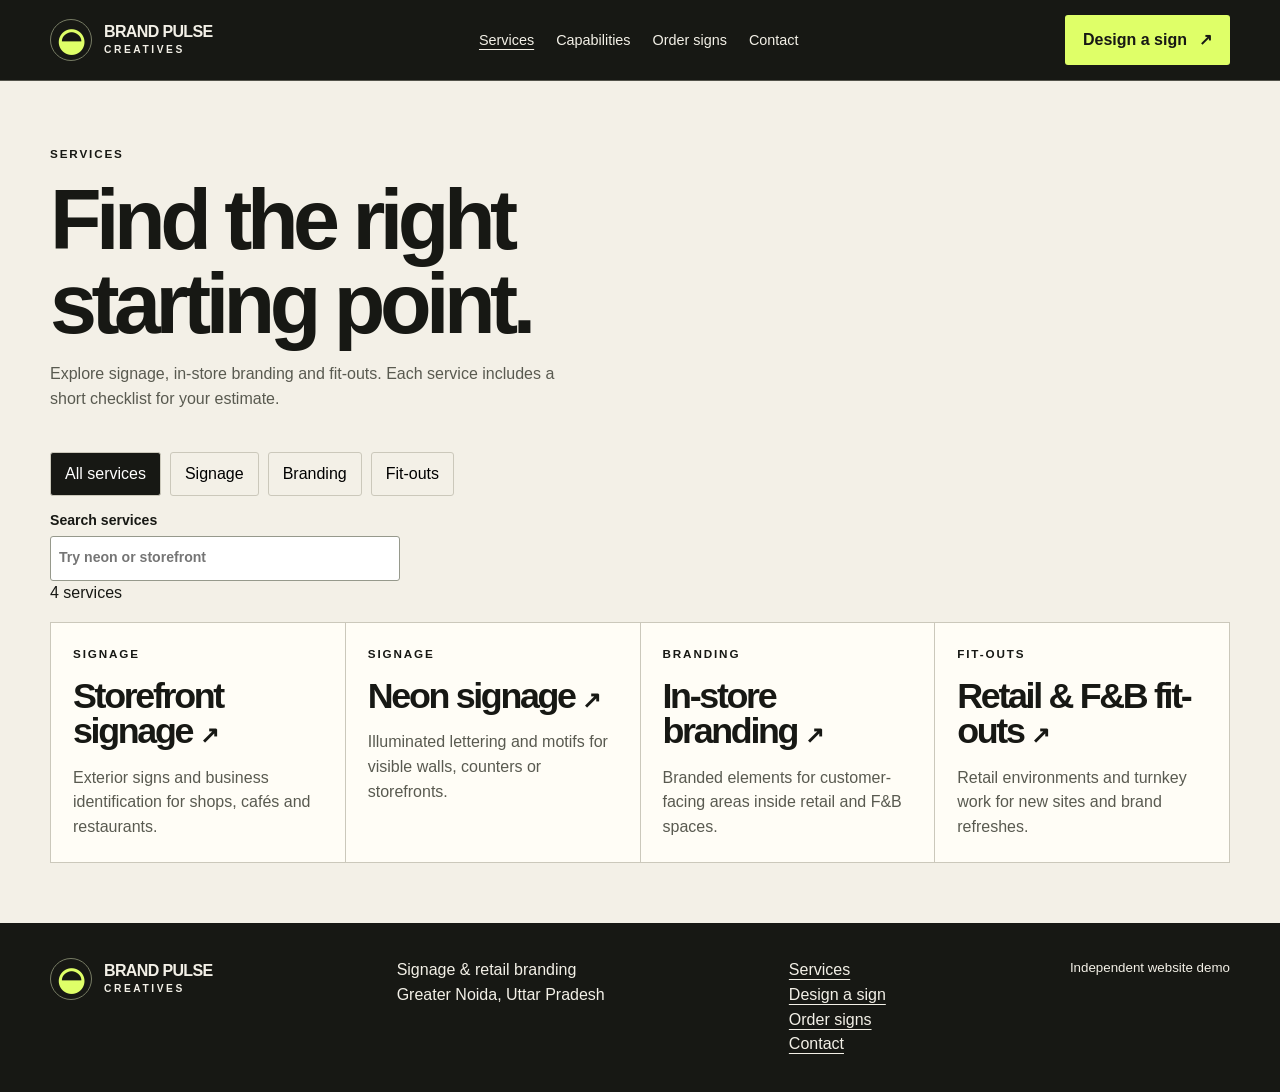
<file: services.html>
<!doctype html><html lang="en"><head><meta charset="utf-8"><meta name="viewport" content="width=device-width,initial-scale=1"><meta name="robots" content="noindex,nofollow,noarchive"><meta name="referrer" content="no-referrer"><meta name="description" content="Browse storefront signs, neon signage, in-store branding and fit-outs."><meta property="og:title" content="Services | Brand Pulse Creatives"><meta property="og:description" content="Browse storefront signs, neon signage, in-store branding and fit-outs."><meta name="theme-color" content="#171814"><title>Services | Brand Pulse Creatives</title><link rel="stylesheet" href="site.css"><link rel="stylesheet" href="commerce.css"></head><body><a class="skip" href="#main">Skip to content</a><header><div class="wrap nav"><a class="brand" href="index.html"><b aria-hidden="true">◒</b><span>BRAND PULSE<small>CREATIVES</small></span></a><nav aria-label="Main"><a href="services.html" aria-current="page">Services</a><a href="studio.html">Capabilities</a><a href="purchase.html">Order signs</a><a href="contact.html">Contact</a></nav><a class="cta" href="sign-design.html">Design a sign <span aria-hidden="true">↗</span></a></div></header><main id="main"><div class="heading wrap"><p class="eyebrow">SERVICES</p><h1>Find the right starting point.</h1><p>Explore signage, in-store branding and fit-outs. Each service includes a short checklist for your estimate.</p></div><section class="wrap section catalog"><div class="filters" aria-label="Filter services"><button aria-pressed="true" data-filter="all">All services</button><button aria-pressed="false" data-filter="Signage">Signage</button><button aria-pressed="false" data-filter="Branding">Branding</button><button aria-pressed="false" data-filter="Fit-outs">Fit-outs</button></div><label class="search">Search services<input type="search" id="search" placeholder="Try neon or storefront"></label><p id="results" role="status"></p><div class="services"><article data-group="Signage" data-search="storefront signage exterior signs and business identification for shops, cafés and restaurants." class="service"><p class="eyebrow">Signage</p><h3><a href="storefront.html">Storefront signage <span aria-hidden="true">↗</span></a></h3><p>Exterior signs and business identification for shops, cafés and restaurants.</p></article><article data-group="Signage" data-search="neon signage illuminated lettering and motifs for visible walls, counters or storefronts." class="service"><p class="eyebrow">Signage</p><h3><a href="neon.html">Neon signage <span aria-hidden="true">↗</span></a></h3><p>Illuminated lettering and motifs for visible walls, counters or storefronts.</p></article><article data-group="Branding" data-search="in-store branding branded elements for customer-facing areas inside retail and f&amp;b spaces." class="service"><p class="eyebrow">Branding</p><h3><a href="branding.html">In-store branding <span aria-hidden="true">↗</span></a></h3><p>Branded elements for customer-facing areas inside retail and F&B spaces.</p></article><article data-group="Fit-outs" data-search="retail &amp; f&amp;b fit-outs retail environments and turnkey work for new sites and brand refreshes." class="service"><p class="eyebrow">Fit-outs</p><h3><a href="retail.html">Retail & F&B fit-outs <span aria-hidden="true">↗</span></a></h3><p>Retail environments and turnkey work for new sites and brand refreshes.</p></article></div><div id="empty" hidden><h2>No matching services</h2><button type="button" id="reset">Clear filters</button></div></section><script src="catalog.js" defer></script></main><footer><div class="wrap footer"><a class="brand" href="index.html"><b aria-hidden="true">◒</b><span>BRAND PULSE<small>CREATIVES</small></span></a><p>Signage &amp; retail branding<br>Greater Noida, Uttar Pradesh</p><div><a href="services.html">Services</a><a href="sign-design.html">Design a sign</a><a href="purchase.html">Order signs</a><a href="contact.html">Contact</a></div><small>Independent website demo</small></div></footer><div class="mobile"><a class="cta" href="estimate.html">Request an estimate <span aria-hidden="true">↗</span></a></div></body></html>
</file>
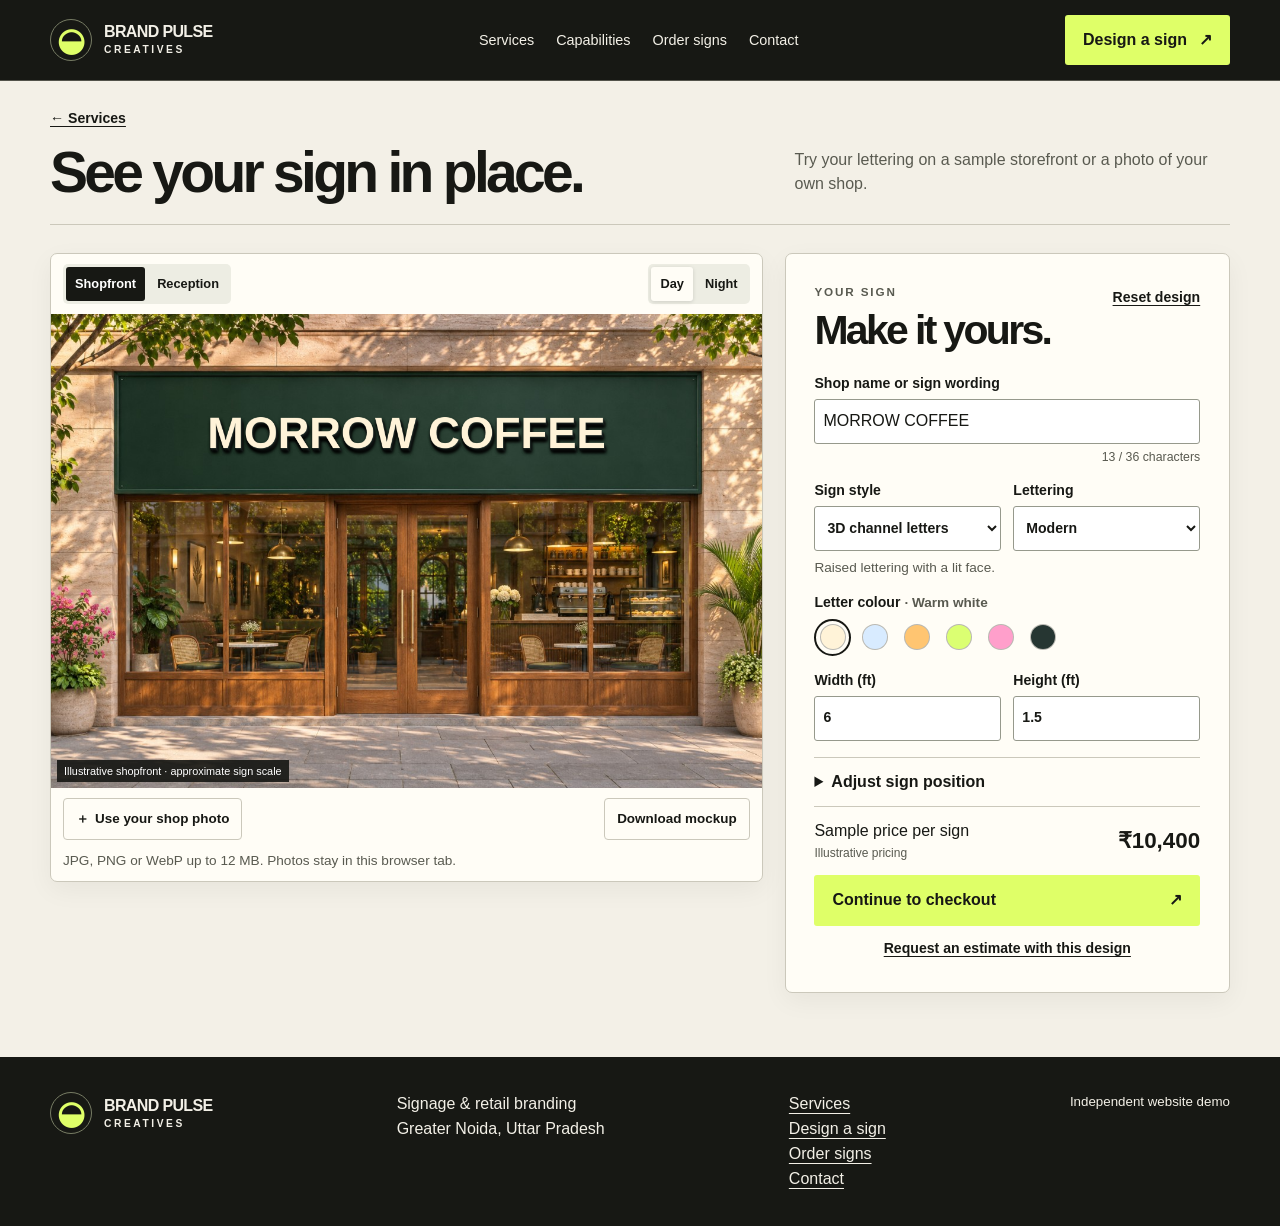
<file: sign-design.html>
<!doctype html><html lang="en"><head><meta charset="utf-8"><meta name="viewport" content="width=device-width,initial-scale=1"><meta name="robots" content="noindex,nofollow,noarchive"><meta name="referrer" content="no-referrer"><meta name="description" content="Preview custom sign lettering on a shopfront, reception wall, or your own photo."><meta property="og:title" content="Custom Sign Designer | Brand Pulse Creatives"><meta property="og:description" content="Preview custom sign lettering on a shopfront, reception wall, or your own photo."><meta name="theme-color" content="#171814"><title>Custom Sign Designer | Brand Pulse Creatives</title><link rel="stylesheet" href="site.css"><link rel="stylesheet" href="commerce.css"></head><body><a class="skip" href="#main">Skip to content</a><header><div class="wrap nav"><a class="brand" href="index.html"><b aria-hidden="true">◒</b><span>BRAND PULSE<small>CREATIVES</small></span></a><nav aria-label="Main"><a href="services.html">Services</a><a href="studio.html">Capabilities</a><a href="purchase.html">Order signs</a><a href="contact.html">Contact</a></nav><a class="cta" href="sign-design.html">Design a sign <span aria-hidden="true">↗</span></a></div></header><main id="main"><section class="wrap commerce-heading">
  <a class="commerce-back" href="services.html">← Services</a>
  <div class="commerce-heading-row">
    <div><h1>See your sign in place.</h1></div>
    <p>Try your lettering on a sample storefront or a photo of your own shop.</p>
  </div>
</section>
<section class="wrap designer-layout">
  <div class="designer-stage">
    <div class="stage-toolbar">
      <div class="scene-switch" aria-label="Preview scene">
        <button type="button" data-scene="street" aria-pressed="true">Shopfront</button>
        <button type="button" data-scene="reception" aria-pressed="false">Reception</button>
        <button type="button" data-scene="photo" aria-pressed="false" hidden>Your photo</button>
      </div>
      <fieldset class="light-switch">
        <legend class="visually-hidden">Preview lighting</legend>
        <label><input type="radio" name="lighting" value="day" checked><span>Day</span></label>
        <label><input type="radio" name="lighting" value="night"><span>Night</span></label>
      </fieldset>
    </div>
    <figure class="preview-figure">
      <canvas id="sign-preview" width="1200" height="800" role="img" aria-label="Custom sign on a sample shopfront">Your sign details are available in the form below.</canvas>
      <figcaption id="scene-caption">Illustrative shopfront · approximate sign scale</figcaption>
    </figure>
    <div class="stage-footer">
      <label class="photo-button"><span aria-hidden="true">＋</span> Use your shop photo
        <input id="shop-photo" type="file" accept="image/jpeg,image/png,image/webp" aria-describedby="photo-help">
      </label>
      <button type="button" class="shop-secondary" id="download-preview">Download mockup</button>
    </div>
    <p class="quiet photo-help" id="photo-help">JPG, PNG or WebP up to 12 MB. Photos stay in this browser tab.</p>
    <p class="quiet preview-message" id="preview-message" role="status" hidden></p>
  </div>
  <form class="shop-card designer-controls" id="design-controls">
    <div class="shop-card-head">
      <div><p class="eyebrow">YOUR SIGN</p><h2>Make it yours.</h2></div>
      <button class="shop-link" id="reset-design" type="button">Reset design</button>
    </div>
    <label for="wording">Shop name or sign wording</label>
    <input id="wording" name="wording" maxlength="36" required value="MORROW COFFEE" aria-describedby="word-count">
    <p id="word-count" class="quiet char-count">13 / 36 characters</p>
    <div class="shop-fields">
      <label>Sign style<select id="sign-type" name="type"></select></label>
      <label>Lettering<select id="sign-font" name="font"></select></label>
    </div>
    <p id="type-detail" class="quiet type-detail"></p>
    <fieldset class="colour-field">
      <legend>Letter colour <span class="quiet" id="colour-name"></span></legend>
      <div class="colour-options" id="colour-options"></div>
    </fieldset>
    <div class="shop-fields">
      <label>Width (ft)<input name="width" type="number" min="2" max="12" step="0.5" value="6" inputmode="decimal" required></label>
      <label>Height (ft)<input name="height" type="number" min="0.5" max="4" step="0.5" value="1.5" inputmode="decimal" required></label>
    </div>
    <details class="position-controls">
      <summary>Adjust sign position</summary>
      <p class="quiet">Tap the image to reposition the sign, or use the sliders.</p>
      <label>Horizontal position<input name="x" type="range" min="5" max="95" value="50"></label>
      <label>Vertical position<input name="y" type="range" min="5" max="95" value="25"></label>
      <button class="shop-link" type="button" id="reset-position">Reset position</button>
    </details>
    <div class="design-total"><div><span>Sample price per sign</span><small>Illustrative pricing</small></div><strong id="design-price">₹10,400</strong></div>
    <button class="cta shop-primary" type="submit">Continue to checkout <span aria-hidden="true">↗</span></button>
    <a class="shop-link quote-link" id="quote-design" href="estimate.html?service=storefront">Request an estimate with this design</a>
  </form>
</section>
<noscript><p class="wrap">Enable JavaScript to use the custom sign designer.</p></noscript>

<script defer src="sign-options.js"></script><script defer src="preview-assets.js"></script><script defer src="sign-renderer.js"></script><script defer src="designer.js"></script></main><footer><div class="wrap footer"><a class="brand" href="index.html"><b aria-hidden="true">◒</b><span>BRAND PULSE<small>CREATIVES</small></span></a><p>Signage &amp; retail branding<br>Greater Noida, Uttar Pradesh</p><div><a href="services.html">Services</a><a href="sign-design.html">Design a sign</a><a href="purchase.html">Order signs</a><a href="contact.html">Contact</a></div><small>Independent website demo</small></div></footer></body></html>
</file>
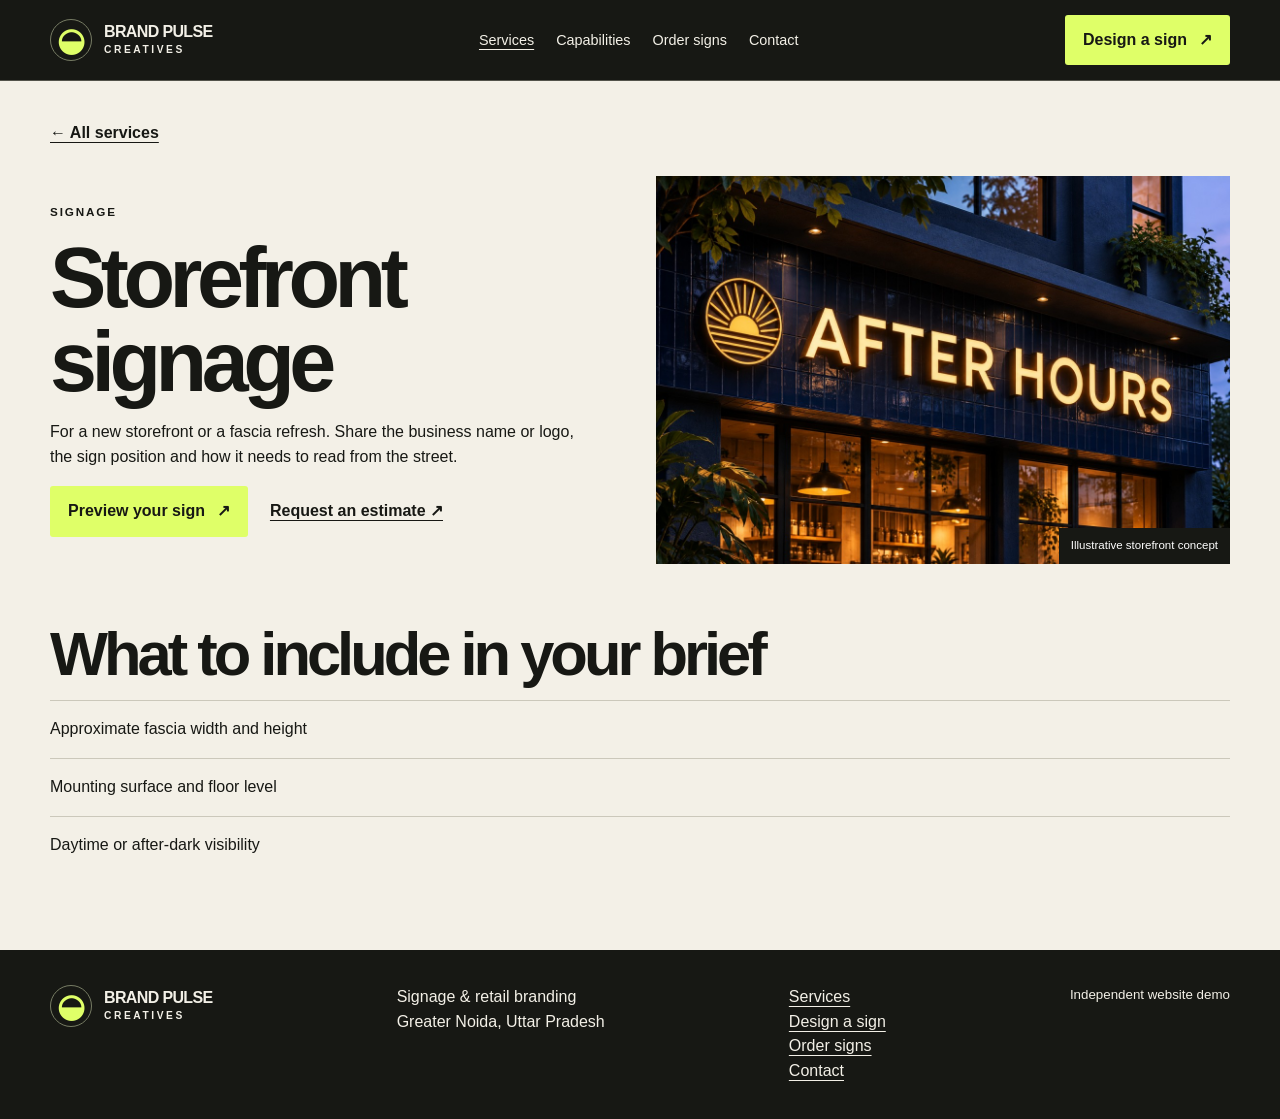
<file: storefront.html>
<!doctype html><html lang="en"><head><meta charset="utf-8"><meta name="viewport" content="width=device-width,initial-scale=1"><meta name="robots" content="noindex,nofollow,noarchive"><meta name="referrer" content="no-referrer"><meta name="description" content="Exterior signs and business identification for shops, cafés and restaurants."><meta property="og:title" content="Storefront signage | Brand Pulse Creatives"><meta property="og:description" content="Exterior signs and business identification for shops, cafés and restaurants."><meta name="theme-color" content="#171814"><title>Storefront signage | Brand Pulse Creatives</title><link rel="stylesheet" href="site.css"><link rel="stylesheet" href="commerce.css"></head><body><a class="skip" href="#main">Skip to content</a><header><div class="wrap nav"><a class="brand" href="index.html"><b aria-hidden="true">◒</b><span>BRAND PULSE<small>CREATIVES</small></span></a><nav aria-label="Main"><a href="services.html" aria-current="page">Services</a><a href="studio.html">Capabilities</a><a href="purchase.html">Order signs</a><a href="contact.html">Contact</a></nav><a class="cta" href="sign-design.html">Design a sign <span aria-hidden="true">↗</span></a></div></header><main id="main"><section class="wrap detail"><a class="arrow" href="services.html">← All services</a><div class="split"><div><p class="eyebrow">Signage</p><h1>Storefront signage</h1><p>For a new storefront or a fascia refresh. Share the business name or logo, the sign position and how it needs to read from the street.</p><div class="actions"><a class="cta" href="sign-design.html?type=channel">Preview your sign <span aria-hidden="true">↗</span></a><a class="arrow" href="estimate.html?service=storefront">Request an estimate ↗</a></div></div><figure><img src="storefront.jpg" width="1200" height="800" alt="Café storefront with illuminated lettering"><figcaption>Illustrative storefront concept</figcaption></figure></div></section><section class="wrap section"><h2>What to include in your brief</h2><ul class="checklist"><li>Approximate fascia width and height</li><li>Mounting surface and floor level</li><li>Daytime or after-dark visibility</li></ul></section></main><footer><div class="wrap footer"><a class="brand" href="index.html"><b aria-hidden="true">◒</b><span>BRAND PULSE<small>CREATIVES</small></span></a><p>Signage &amp; retail branding<br>Greater Noida, Uttar Pradesh</p><div><a href="services.html">Services</a><a href="sign-design.html">Design a sign</a><a href="purchase.html">Order signs</a><a href="contact.html">Contact</a></div><small>Independent website demo</small></div></footer><div class="mobile"><a class="cta" href="estimate.html">Request an estimate <span aria-hidden="true">↗</span></a></div></body></html>
</file>
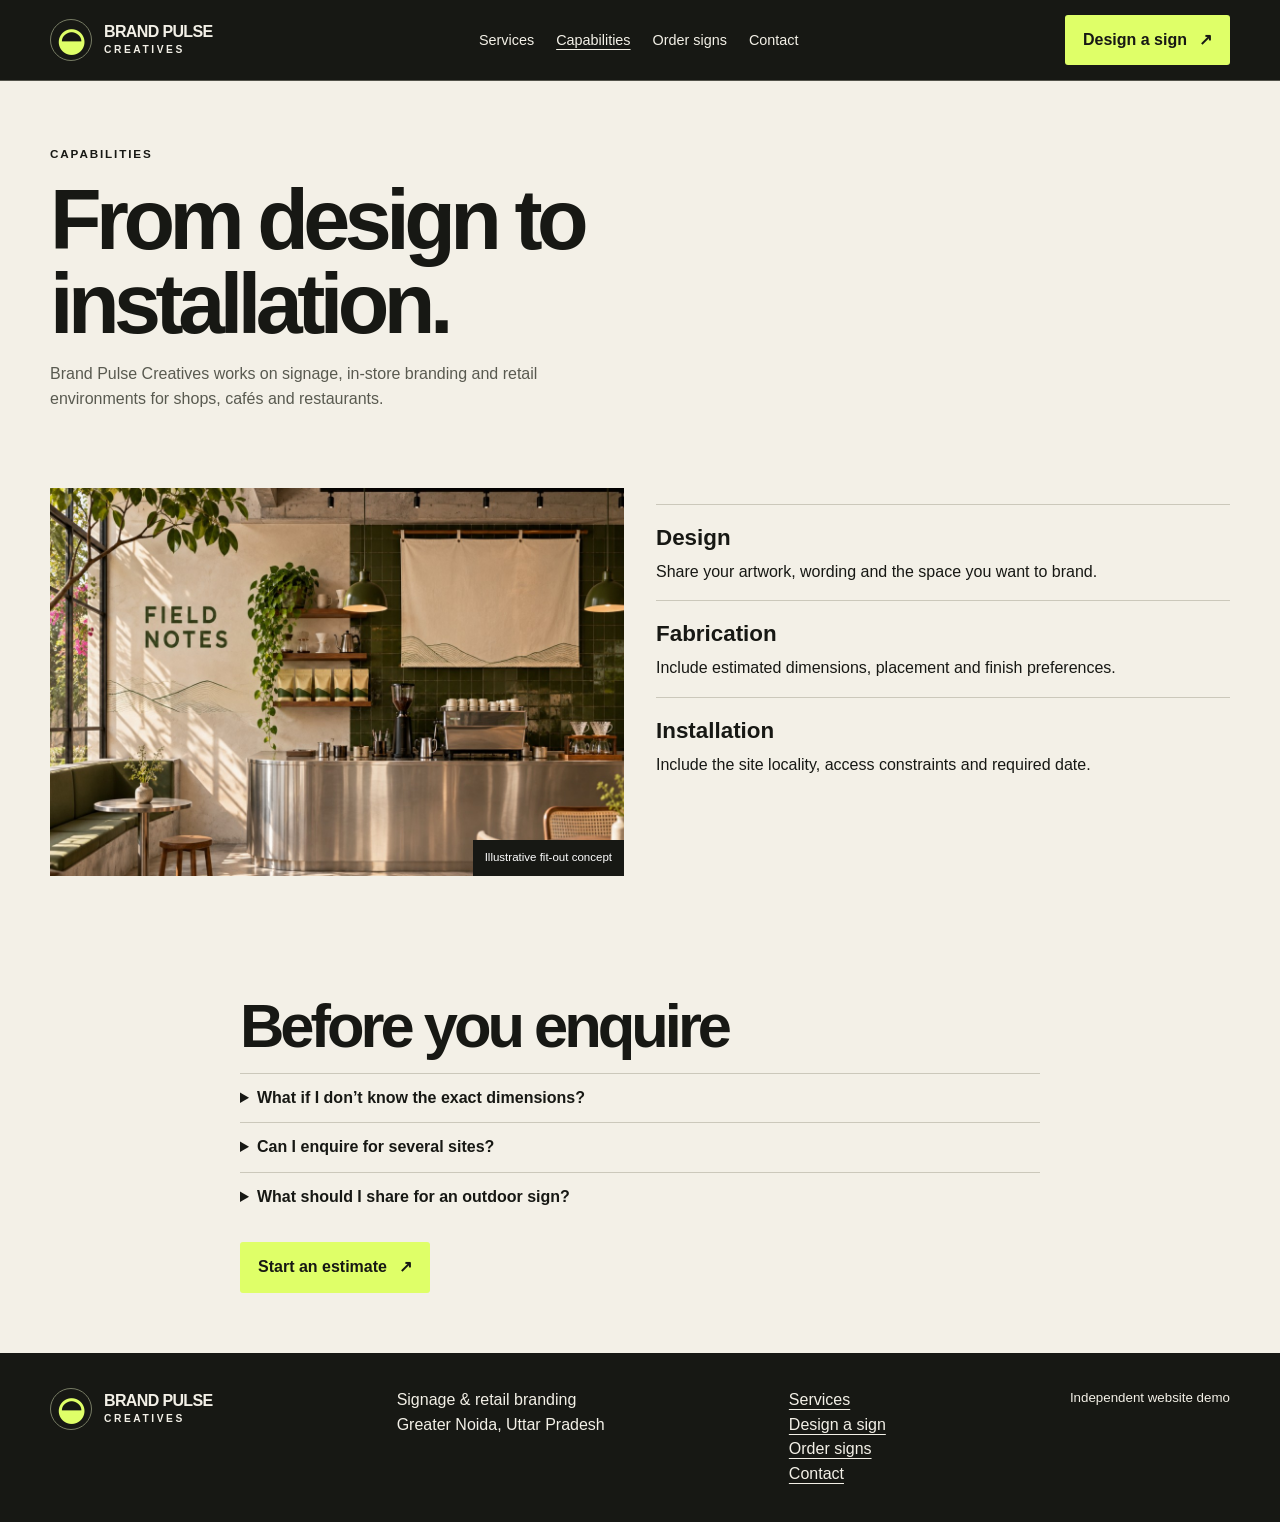
<file: studio.html>
<!doctype html><html lang="en"><head><meta charset="utf-8"><meta name="viewport" content="width=device-width,initial-scale=1"><meta name="robots" content="noindex,nofollow,noarchive"><meta name="referrer" content="no-referrer"><meta name="description" content="Design, fabrication and installation for signage and retail branding."><meta property="og:title" content="Capabilities | Brand Pulse Creatives"><meta property="og:description" content="Design, fabrication and installation for signage and retail branding."><meta name="theme-color" content="#171814"><title>Capabilities | Brand Pulse Creatives</title><link rel="stylesheet" href="site.css"><link rel="stylesheet" href="commerce.css"></head><body><a class="skip" href="#main">Skip to content</a><header><div class="wrap nav"><a class="brand" href="index.html"><b aria-hidden="true">◒</b><span>BRAND PULSE<small>CREATIVES</small></span></a><nav aria-label="Main"><a href="services.html">Services</a><a href="studio.html" aria-current="page">Capabilities</a><a href="purchase.html">Order signs</a><a href="contact.html">Contact</a></nav><a class="cta" href="sign-design.html">Design a sign <span aria-hidden="true">↗</span></a></div></header><main id="main"><div class="heading wrap"><p class="eyebrow">CAPABILITIES</p><h1>From design to installation.</h1><p>Brand Pulse Creatives works on signage, in-store branding and retail environments for shops, cafés and restaurants.</p></div><section class="wrap section split"><figure><img src="interior.jpg" width="1200" height="800" alt="Branded coffee shop interior"><figcaption>Illustrative fit-out concept</figcaption></figure><ol class="process"><li><b>Design</b><p>Share your artwork, wording and the space you want to brand.</p></li><li><b>Fabrication</b><p>Include estimated dimensions, placement and finish preferences.</p></li><li><b>Installation</b><p>Include the site locality, access constraints and required date.</p></li></ol></section><section class="wrap section faq"><h2>Before you enquire</h2><details><summary>What if I don’t know the exact dimensions?</summary><p>Give a rough estimate or leave the field blank. Include where the sign or branding will go.</p></details><details><summary>Can I enquire for several sites?</summary><p>Enter the number of locations and describe anything that differs between them.</p></details><details><summary>What should I share for an outdoor sign?</summary><p>Include the intended mounting surface, approximate size and any lighting or access requirements.</p></details><a class="cta" href="estimate.html">Start an estimate <span aria-hidden="true">↗</span></a></section></main><footer><div class="wrap footer"><a class="brand" href="index.html"><b aria-hidden="true">◒</b><span>BRAND PULSE<small>CREATIVES</small></span></a><p>Signage &amp; retail branding<br>Greater Noida, Uttar Pradesh</p><div><a href="services.html">Services</a><a href="sign-design.html">Design a sign</a><a href="purchase.html">Order signs</a><a href="contact.html">Contact</a></div><small>Independent website demo</small></div></footer><div class="mobile"><a class="cta" href="estimate.html">Request an estimate <span aria-hidden="true">↗</span></a></div></body></html>
</file>
<file: site.css>
:root{--paper:#f3f0e7;--ink:#171814;--accent:#dfff68;--olive:#343d2d;--muted:#595a50;--line:#cbc8bb;--white:#fffdf6}*{box-sizing:border-box}[hidden]{display:none!important}html{scroll-padding-top:22px}body{margin:0;background:var(--paper);color:var(--ink);font:16px/1.55 "Instrument Sans",Arial,sans-serif}a{color:inherit;text-underline-offset:.25em}button,input,select,textarea{font:inherit}button{cursor:pointer}a:focus-visible,button:focus-visible,input:focus-visible,select:focus-visible,textarea:focus-visible,summary:focus-visible{outline:3px solid #577621;outline-offset:4px}.skip{position:fixed;top:0;left:0;transform:translateY(-150%);background:var(--accent);padding:12px;z-index:3}.skip:focus{transform:none}.wrap{width:min(1280px,calc(100% - 100px));margin:auto}header{background:var(--ink);color:var(--paper);border-bottom:1px solid #52534b}.nav{min-height:80px;display:flex;justify-content:space-between;align-items:center;gap:20px}.brand{display:inline-flex;gap:12px;align-items:center;text-decoration:none;font-weight:900;letter-spacing:-.04em;line-height:1}.brand b{display:grid;place-items:center;font-size:2rem;color:var(--accent);width:42px;height:42px;border-radius:100%;border:1px solid #777c64}.brand small{display:block;font-size:.64em;letter-spacing:.25em;margin-top:5px}.nav nav,.actions{display:flex;gap:22px;align-items:center;flex-wrap:wrap}.nav nav a{text-decoration:none;font-size:.9rem}.nav nav a:hover,.nav nav a[aria-current]{text-decoration:underline}.cta,.button{padding:12px 17px;background:var(--accent);color:var(--ink);display:inline-flex;gap:12px;align-items:center;justify-content:center;text-decoration:none;font-weight:750;min-height:46px;border:1px solid transparent;border-radius:3px}.cta:hover,.button:hover{background:#c5e75a}.outline{background:transparent;border-color:var(--ink)}.arrow{font-weight:750}.eyebrow{font-size:.73rem;letter-spacing:.16em;font-weight:800;text-transform:uppercase}h1,h2,h3,p,figure{margin:0 0 16px}h1,h2,h3{line-height:.99;letter-spacing:-.065em}h1{font-size:clamp(3.4rem,7.7vw,8.3rem);font-weight:820}h2{font-size:clamp(2.2rem,4.8vw,5rem)}h3{font-size:clamp(1.5rem,2.8vw,2.3rem)}p{max-width:60ch}figcaption{font-size:.72rem;padding:9px 12px;background:var(--ink);color:white;position:absolute;bottom:0;right:0}figure{position:relative;margin:0;overflow:hidden;background:#2e342e}figure img{width:100%;height:100%;object-fit:cover;display:block;aspect-ratio:1.48}.hero{background:var(--ink);color:var(--paper);padding:40px 0 48px}.hero-grid{display:grid;grid-template-columns:.86fr 1.14fr;align-items:center;gap:27px}.hero .eyebrow,.hero em{color:var(--accent)}.hero em{font-family:"Instrument Serif",Georgia,serif;font-weight:400}.hero-copy>p:not(.eyebrow){color:#d1d2c4;font-size:1.06rem;max-width:32ch}.hero figure img{aspect-ratio:1.15}.hero .actions{margin-top:27px}.section{padding-block:60px}.section-head,.split,.estimate-layout{display:grid;grid-template-columns:1fr 1fr;gap:32px;align-items:start}.section-head{align-items:end;margin-bottom:22px}.section-head>p,.heading>p:last-child,.service>p:last-child{color:var(--muted)}.services{display:grid;grid-template-columns:repeat(4,minmax(0,1fr));border-top:1px solid var(--line);border-left:1px solid var(--line)}.service{padding:22px;background:var(--white);border-right:1px solid var(--line);border-bottom:1px solid var(--line)}.service h3 a{text-decoration:none}.service h3 a:hover{text-decoration:underline}.service h3 span{font-size:.65em}.service p:last-child{margin-bottom:0}.feature{background:var(--olive);color:var(--paper);padding-block:48px}.feature .split{align-items:center}.feature .eyebrow{color:var(--accent)}.end{padding-block:60px;display:flex;justify-content:space-between;align-items:center;gap:18px}.end h2{margin:0}.heading{padding-top:64px}.heading h1,.detail h1{font-size:clamp(3rem,6.6vw,7rem);max-width:14ch}.detail{padding-top:40px}.detail .split{margin-top:30px;align-items:center}.catalog{padding-top:24px}.filters{display:flex;gap:9px;flex-wrap:wrap;margin-bottom:14px}.filters button,#reset{padding:8px 14px;background:transparent;border:1px solid var(--line);border-radius:3px;min-height:44px}.filters button[aria-pressed=true]{background:var(--ink);color:white}.search{max-width:350px}.checklist,.process{padding:0;list-style:none}.checklist li,.process li{border-top:1px solid var(--line);padding:16px 0}.process li b{font-size:1.4rem}.process li p{margin:4px 0 0}.faq{max-width:800px}.faq .cta{margin-top:20px}details{border-top:1px solid var(--line);padding:12px 0}summary{font-weight:750;cursor:pointer}.neon-art{aspect-ratio:1.48;display:grid;place-items:center;text-align:center;background:radial-gradient(#532134,#1d1424 69%);color:#ffd1ef;font:italic 800 clamp(2rem,8vw,6rem)/.8 Georgia;text-shadow:0 0 24px #ec67c4}.contact-card,.flow{background:var(--white);border:1px solid var(--line);padding:clamp(15px,3vw,35px)}address{font-style:normal;margin-bottom:14px}.estimate-layout{grid-template-columns:1.65fr 1fr}.estimate-layout aside{background:#e5e6d9;padding:24px}.notice,.hint{font-size:.86rem;color:var(--muted)}.notice,.summary{background:#e9ecd8;padding:12px;border-radius:3px}.summary{white-space:pre-wrap;overflow-wrap:anywhere;font:inherit}.fields{display:grid;grid-template-columns:1fr 1fr;gap:13px}.full{grid-column:1/-1}label{display:block;font-size:.88rem;font-weight:700}input,select,textarea{display:block;width:100%;min-height:45px;margin-top:4px;padding:8px;border:1px solid #96998c;border-radius:3px;background:white;color:var(--ink)}.flow .actions{margin-top:20px}.error{color:#9d2c23}.inbox button{background:none;color:inherit;border:0;text-decoration:underline}footer{background:var(--ink);color:var(--paper);padding:35px 0}.footer{display:flex;justify-content:space-between;align-items:start;gap:24px;flex-wrap:wrap}.footer a{display:block}.footer .brand{display:flex}.mobile{display:none}
@media(max-width:950px){.wrap{width:calc(100% - 48px)}.services{grid-template-columns:repeat(2,minmax(0,1fr))}.hero-grid{gap:20px}}
@media(max-width:650px){.wrap{width:calc(100% - 34px)}.nav{flex-wrap:wrap;padding:12px 0;gap:6px}.nav nav{order:3;width:100%;justify-content:space-between;border-top:1px solid #52534b;padding-top:8px}.nav .cta{font-size:.78rem;padding:9px}.brand b{width:34px;height:34px;font-size:1.5rem}.brand{font-size:.88rem;gap:7px}.hero-grid,.section-head,.split,.estimate-layout,.fields{grid-template-columns:1fr;gap:18px}.hero{padding:32px 0 24px}.hero figure img{aspect-ratio:1.45}.heading{padding-top:34px}.section,.end{padding-block:34px}.service{padding:14px}.service h3{font-size:1.45rem}.end{display:grid}.feature{padding-block:30px}.mobile{position:fixed;bottom:0;left:0;right:0;z-index:2;display:block;padding:7px 17px max(7px,env(safe-area-inset-bottom));background:var(--ink)}.mobile a{width:100%}body:has(.mobile) footer{padding-bottom:80px}}

.steps{display:grid;grid-template-columns:repeat(3,minmax(0,1fr));list-style:none;padding:0;margin:0 0 25px;gap:6px}.steps li{padding:8px 0;border-bottom:3px solid var(--line);color:var(--muted);font-size:.86rem;font-weight:750}.steps li[aria-current]{border-color:#6d8528;color:var(--ink)}
</file>
<file: commerce.css>
.visually-hidden {
  position: absolute;
  width: 1px;
  height: 1px;
  padding: 0;
  margin: -1px;
  overflow: hidden;
  clip-path: inset(50%);
  white-space: nowrap;
  border: 0;
}
.commerce-heading {
  padding-block: 25px 24px;
  border-bottom: 1px solid var(--line);
}
.commerce-back, .shop-link {font-weight: 750; text-underline-offset: .22em;}
.commerce-back {display: inline-block; margin-bottom: 14px; font-size: .88rem;}
.commerce-heading-row {
  display: grid;
  grid-template-columns: 1.65fr 1fr;
  align-items: end;
  gap: 26px;
}
.commerce-heading h1 {
  font-size: clamp(2.55rem, 4.45vw, 4.5rem);
  margin: 0;
}
.commerce-heading-row > p {color: var(--muted); margin-bottom: 3px;}
.designer-layout, .purchase-layout {
  display: grid;
  align-items: start;
  gap: 22px;
  padding-block: 28px 64px;
}
.designer-layout {grid-template-columns: minmax(0, 1.6fr) minmax(330px, 1fr);}
.purchase-layout {grid-template-columns: minmax(0, 1.65fr) minmax(310px, .85fr);}
.designer-stage, .order-summary {position: sticky; top: 16px;}
.designer-stage, .shop-card {
  min-width: 0;
  border: 1px solid var(--line);
  background: var(--white);
  border-radius: 7px;
  box-shadow: 0 8px 26px rgba(23, 24, 20, .05);
}
.designer-stage {z-index: 1; overflow: hidden;}
.shop-card {padding: clamp(17px, 2.25vw, 30px);}
.shop-card h2 {
  font-size: clamp(1.75rem, 3.2vw, 3.05rem);
  line-height: 1.03;
}
.shop-card h3 {font-size: 1.22rem; letter-spacing: -.035em; margin-bottom: 5px;}
.shop-card .eyebrow {margin-bottom: 8px; color: var(--muted);}
.shop-card-head {
  display: flex;
  justify-content: space-between;
  align-items: start;
  gap: 10px;
  margin-bottom: 6px;
}
.shop-link {
  border: 0;
  padding: 4px 0;
  background: none;
  color: var(--ink);
  text-decoration: underline;
  font-size: .88rem;
}
.shop-link:hover {color: #4b592d;}
.shop-secondary, .photo-button {
  min-height: 42px;
  padding: 7px 12px;
  display: inline-flex;
  gap: 6px;
  align-items: center;
  border: 1px solid var(--line);
  border-radius: 4px;
  background: var(--white);
  color: var(--ink);
  font-weight: 760;
  font-size: .84rem;
  cursor: pointer;
}
.shop-secondary:not(:disabled):hover, .photo-button:hover {background: #eaeddd;}
.shop-secondary:disabled {opacity: .58; cursor: default;}
.shop-primary {width: 100%; justify-content: space-between;}
.stage-toolbar, .stage-footer {
  display: flex;
  align-items: center;
  justify-content: space-between;
  gap: 8px;
  padding: 10px 12px;
  flex-wrap: wrap;
}
.scene-switch, .light-switch {
  display: flex;
  flex-wrap: wrap;
  gap: 3px;
  padding: 3px;
  border: 0;
  background: #edede3;
  border-radius: 5px;
  min-width: 0;
  margin: 0;
}
.scene-switch button, .light-switch span {
  border: 0;
  padding: 6px 9px;
  font-size: .8rem;
  font-weight: 760;
  color: var(--ink);
  background: transparent;
  border-radius: 3px;
  min-height: 34px;
}
.scene-switch button[aria-pressed="true"] {background: var(--ink); color: white;}
.light-switch label {position: relative; cursor: pointer;}
.light-switch span {display: grid; place-items: center;}
.light-switch input, .colour-options input, .photo-button input {
  position: absolute;
  width: 1px;
  height: 1px;
  min-height: 0;
  margin: 0;
  opacity: 0;
}
.light-switch input:checked + span {background: var(--white); box-shadow: 0 1px 4px #0002;}
.light-switch input:focus-visible + span,
.colour-options input:focus-visible + .swatch,
.photo-button:focus-within {outline: 3px solid #577621; outline-offset: 3px;}
.preview-figure, .item-preview {position: relative; background: #1b2420;}
.preview-figure canvas, .item-preview canvas {
  display: block;
  background: #1b2420;
  width: 100%;
  height: auto;
  aspect-ratio: 3 / 2;
}
.preview-figure canvas {cursor: crosshair;}
.preview-figure figcaption, .item-preview figcaption {
  bottom: 6px;
  left: 6px;
  right: auto;
  max-width: calc(100% - 12px);
  padding: 4px 7px;
  background: #171814e8;
  font-size: .68rem;
  line-height: 1.3;
  pointer-events: none;
}
.quiet {color: var(--muted); font-size: .85rem;}
.photo-help, .preview-message {padding: 0 12px; margin: 0 0 10px;}
.preview-message {font-weight: 750;}
.char-count {text-align: right; margin: 4px 0 13px; font-size: .77rem;}
.type-detail {margin: 6px 0 14px;}
.shop-fields {display: grid; grid-template-columns: repeat(2, minmax(0,1fr)); gap: 12px;}
.colour-field {border: 0; min-width: 0; padding: 0; margin: 0 0 14px;}
.colour-field legend {padding: 0; font-size: .88rem; font-weight: 700;}
.colour-options {display: flex; flex-wrap: wrap; gap: 5px; margin-top: 5px;}
.colour-options label {position: relative; cursor: pointer;}
.swatch {
  display: grid;
  width: 37px;
  height: 37px;
  place-items: center;
  border-radius: 50%;
  border: 2px solid transparent;
}
.swatch::after {
  content: '';
  width: 24px;
  height: 24px;
  border-radius: 50%;
  box-shadow: 0 0 0 1px #1718144d;
  background: var(--swatch);
}
.colour-options input:checked + .swatch {border-color: var(--ink);}
.position-controls {margin-top: 16px;}
.position-controls p {margin-top: 8px;}
.position-controls input[type="range"] {padding: 0; min-height: 32px; accent-color: #4e5e35;}
.design-total, .summary-total, .payable {
  display: flex;
  align-items: center;
  justify-content: space-between;
  gap: 10px;
  border-top: 1px solid var(--line);
  padding: 12px 0;
}
.design-total small {display: block; color: var(--muted); font-size: .75rem;}
.design-total strong, .summary-total strong {font-size: 1.4rem; font-variant-numeric: tabular-nums;}
.quote-link {display: block; text-align: center; margin-top: 8px;}
.purchase-main {min-width: 0;}
.purchase-item {margin-bottom: 16px;}
.checkout-product {
  display: grid;
  grid-template-columns: minmax(140px, .84fr) minmax(0, 1fr);
  gap: 17px;
  align-items: center;
}
.item-preview {border-radius: 4px;}
.product-wording {font-weight: 850; font-size: clamp(1.05rem, 2.3vw, 1.55rem); line-height: 1.13; overflow-wrap: anywhere; margin-bottom: 5px;}
.order-fields input, .order-fields select {font-size: .91rem;}
.payment-methods {padding: 0; margin: 0; min-width: 0; border: 0; display: grid; gap: 8px;}
.payment-choice {
  display: grid;
  grid-template-columns: auto 1fr auto;
  align-items: center;
  column-gap: 10px;
  padding: 8px 11px;
  min-height: 57px;
  cursor: pointer;
  border: 1px solid var(--line);
  border-radius: 4px;
}
.payment-choice:has(input:checked) {border-color: #697743; background: #eef1de;}
.payment-choice input {
  width: 17px;
  height: 17px;
  min-height: 0;
  margin: 0;
  accent-color: #4e5e35;
}
.payment-choice small {display: block; font-weight: 500; color: var(--muted);}
.method-icon {font-size: 1.35rem; line-height: 1;}
.payment-detail {
  display: flex;
  align-items: center;
  gap: 14px;
  padding: 13px;
  background: #edede3;
  margin-top: 12px;
  border-radius: 4px;
}
.payment-detail p {font-size: .86rem; margin: 0; color: var(--muted);}
.qr-placeholder {
  flex: none;
  position: relative;
  width: 52px;
  height: 52px;
  border: 5px solid var(--white);
  outline: 1px solid var(--line);
  background: repeating-conic-gradient(var(--ink) 0% 25%, var(--white) 0% 50%) center / 8px 8px;
}
.qr-placeholder i {
  position: absolute;
  width: 15px;
  height: 15px;
  border: 3px solid var(--ink);
  outline: 2px solid var(--white);
  background: var(--ink);
  box-shadow: inset 0 0 0 2px var(--white);
}
.qr-placeholder i:nth-child(1) {top: 0; left: 0;}
.qr-placeholder i:nth-child(2) {top: 0; right: 0;}
.qr-placeholder i:nth-child(3) {bottom: 0; left: 0;}
.order-breakdown {margin: 0 0 10px;}
.order-breakdown div {
  display: flex;
  justify-content: space-between;
  gap: 12px;
  padding: 8px 0;
  font-size: .9rem;
}
.order-confirmation .order-breakdown div + div {border-top: 1px solid var(--line);}
.order-breakdown dt {color: var(--muted);}
.order-breakdown dd {text-align: right; font-weight: 720; margin: 0; overflow-wrap: anywhere;}
.payable {background: #eef1de; border: 0; border-radius: 4px; padding: 10px 12px; margin-bottom: 11px;}
.purchase-layout[data-complete="true"] {grid-template-columns: minmax(0, 720px);}
.order-confirmation .actions {gap: 15px; margin-top: 20px;}
.shop-feature {
  padding-block: 50px;
  border-block: 1px solid var(--line);
  background: #e3e6d7;
}
.shop-feature .split {align-items: center;}
.shop-feature figure {border-radius: 5px;}
.shop-feature-preview {position: relative;}
.shop-feature-preview .sample-letters {
  position: absolute;
  inset: auto 10%;
  top: 25%;
  transform: translateY(-50%);
  text-align: center;
  color: #fff3d8;
  font: 850 clamp(1rem, 3vw, 2.5rem)/1 Arial, sans-serif;
  letter-spacing: .04em;
  text-shadow: 2px 3px 1px #192321, 0 3px 9px #18211c;
}
.sign-brief {padding: 9px 11px; background: #eef1de; border-left: 3px solid #698045; font-size: .88rem; overflow-wrap: anywhere;}
@media (max-width: 1000px) {
  .designer-layout, .purchase-layout {gap: 16px;}
  .designer-layout {grid-template-columns: minmax(0, 1.3fr) minmax(300px, 1fr);}
  .purchase-layout {grid-template-columns: minmax(0, 1.35fr) minmax(248px, .85fr);}
  .checkout-product {grid-template-columns: minmax(0, 1fr);}
  .item-preview {max-width: 350px;}
}
@media (max-width: 750px) {
  .nav {flex-wrap: wrap; padding-block: 12px; gap: 6px;}
  .nav nav {order: 3; width: 100%; justify-content: space-between; border-top: 1px solid #52534b; padding-top: 8px;}
  .commerce-heading-row, .designer-layout, .purchase-layout {grid-template-columns: minmax(0, 1fr);}
  .designer-stage, .order-summary {position: static;}
  .commerce-heading {padding-block: 16px;}
  .commerce-heading h1 {font-size: clamp(2rem, 8.2vw, 3.5rem);}
  .commerce-heading-row {gap: 8px;}
  .commerce-heading-row > p {font-size: .94rem; margin-bottom: 0;}
  .commerce-back {margin-bottom: 8px;}
  .designer-layout, .purchase-layout {padding-block: 16px 36px;}
  .checkout-product {grid-template-columns: minmax(0, .8fr) minmax(0, 1fr);}
  .shop-feature {padding-block: 28px;}
}
@media (max-width: 520px) {
  .nav nav {gap: 8px;}
  .nav nav a {font-size: .8rem; min-height: 34px; display: inline-flex; align-items: center;}
  .checkout-product {grid-template-columns: minmax(0, 1fr);}
  .item-preview {max-width: none;}
  .photo-help, .preview-message {font-size: .73rem;}
  .stage-toolbar, .stage-footer {padding: 7px;}
  .stage-footer {justify-content: start;}
  .stage-footer > * {min-height: 36px; padding-inline: 8px; font-size: .76rem;}
  .scene-switch button, .light-switch span {padding-inline: 6px; min-height: 34px;}
  .shop-feature .sample-letters {font-size: clamp(1rem, 6vw, 1.8rem);}
}
@media (max-width: 620px) and (min-height: 690px) {
  .designer-stage {position: sticky; top: 0;}
  .preview-figure canvas {max-height: 34svh; width: auto; max-width: 100%; margin-inline: auto;}
  .designer-controls input, .designer-controls select {scroll-margin-top: 49svh;}
}
@media print {
  body:has(.order-confirmation:not([hidden])) header,
  body:has(.order-confirmation:not([hidden])) footer,
  body:has(.order-confirmation:not([hidden])) .purchase-heading,
  .order-confirmation .actions {display: none;}
  .order-confirmation {border: 0; box-shadow: none;}
  .purchase-layout {display: block; padding: 0;}
}
</file>
